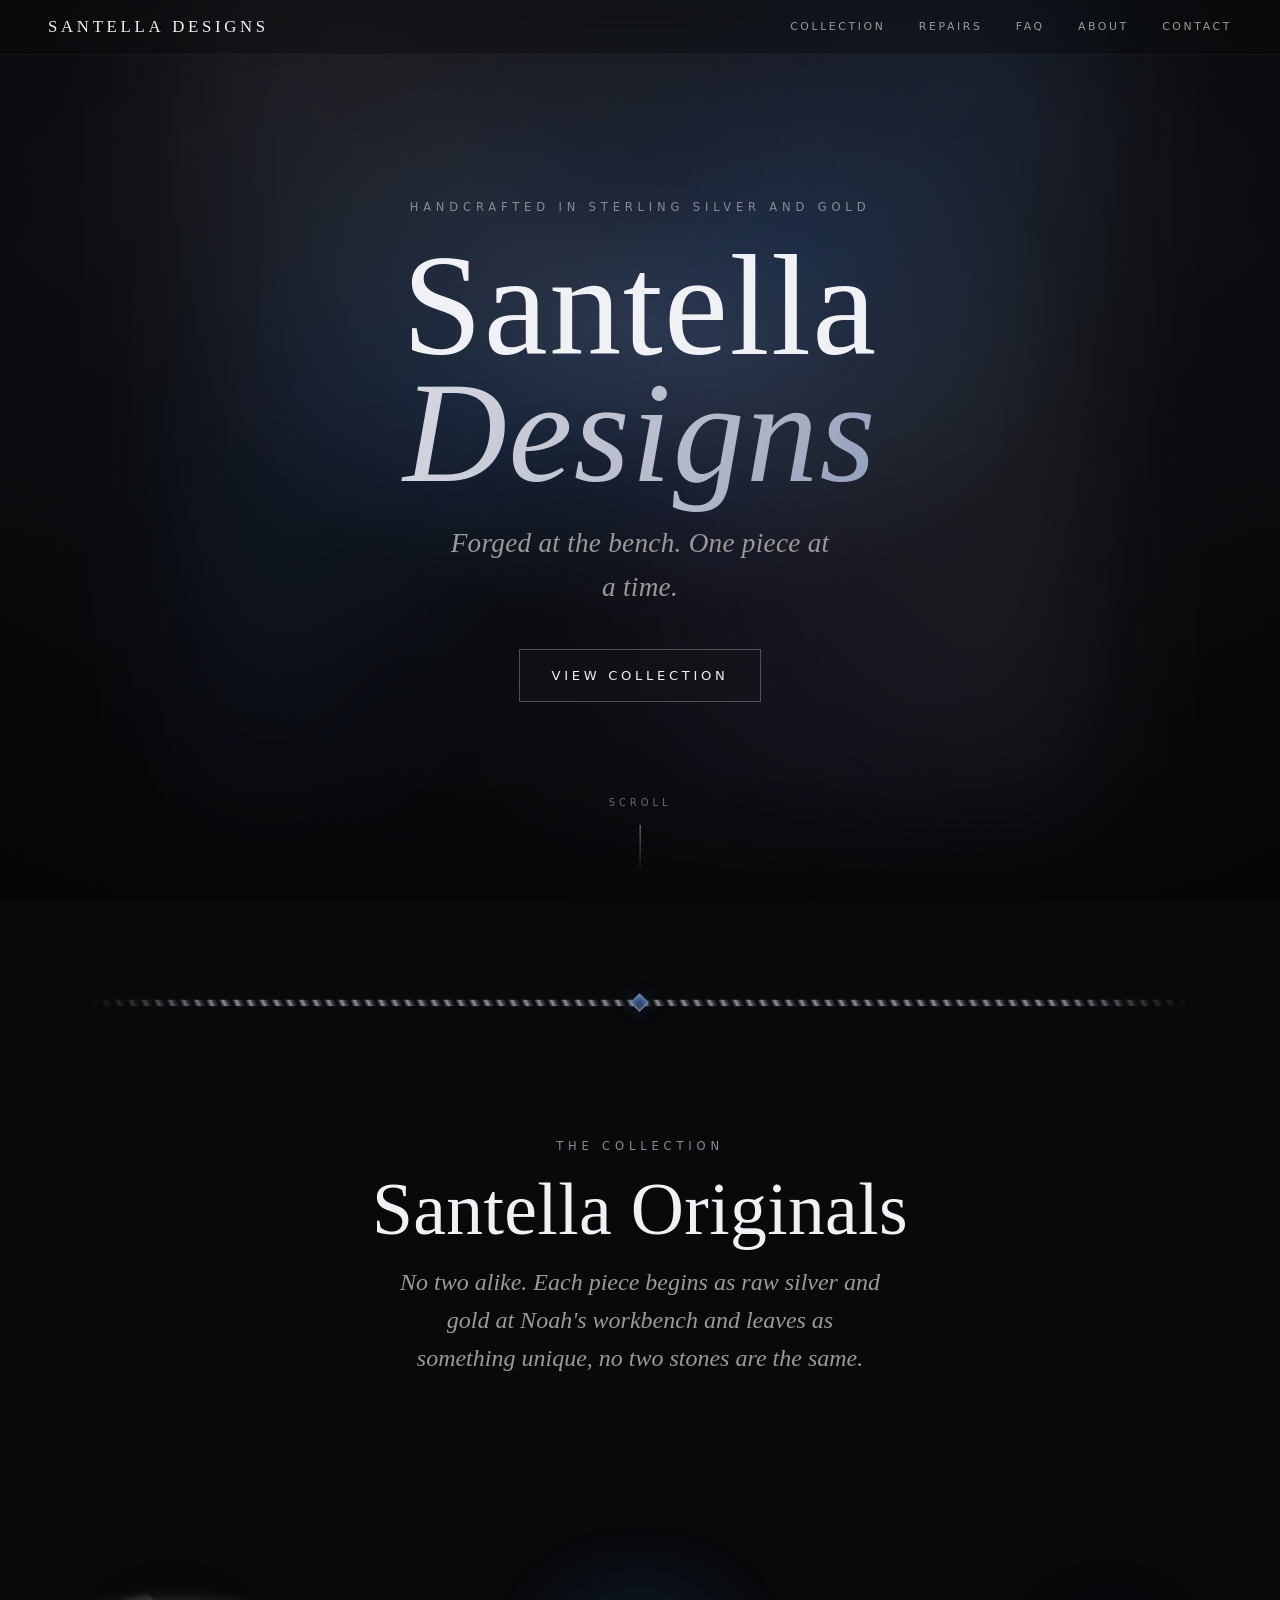
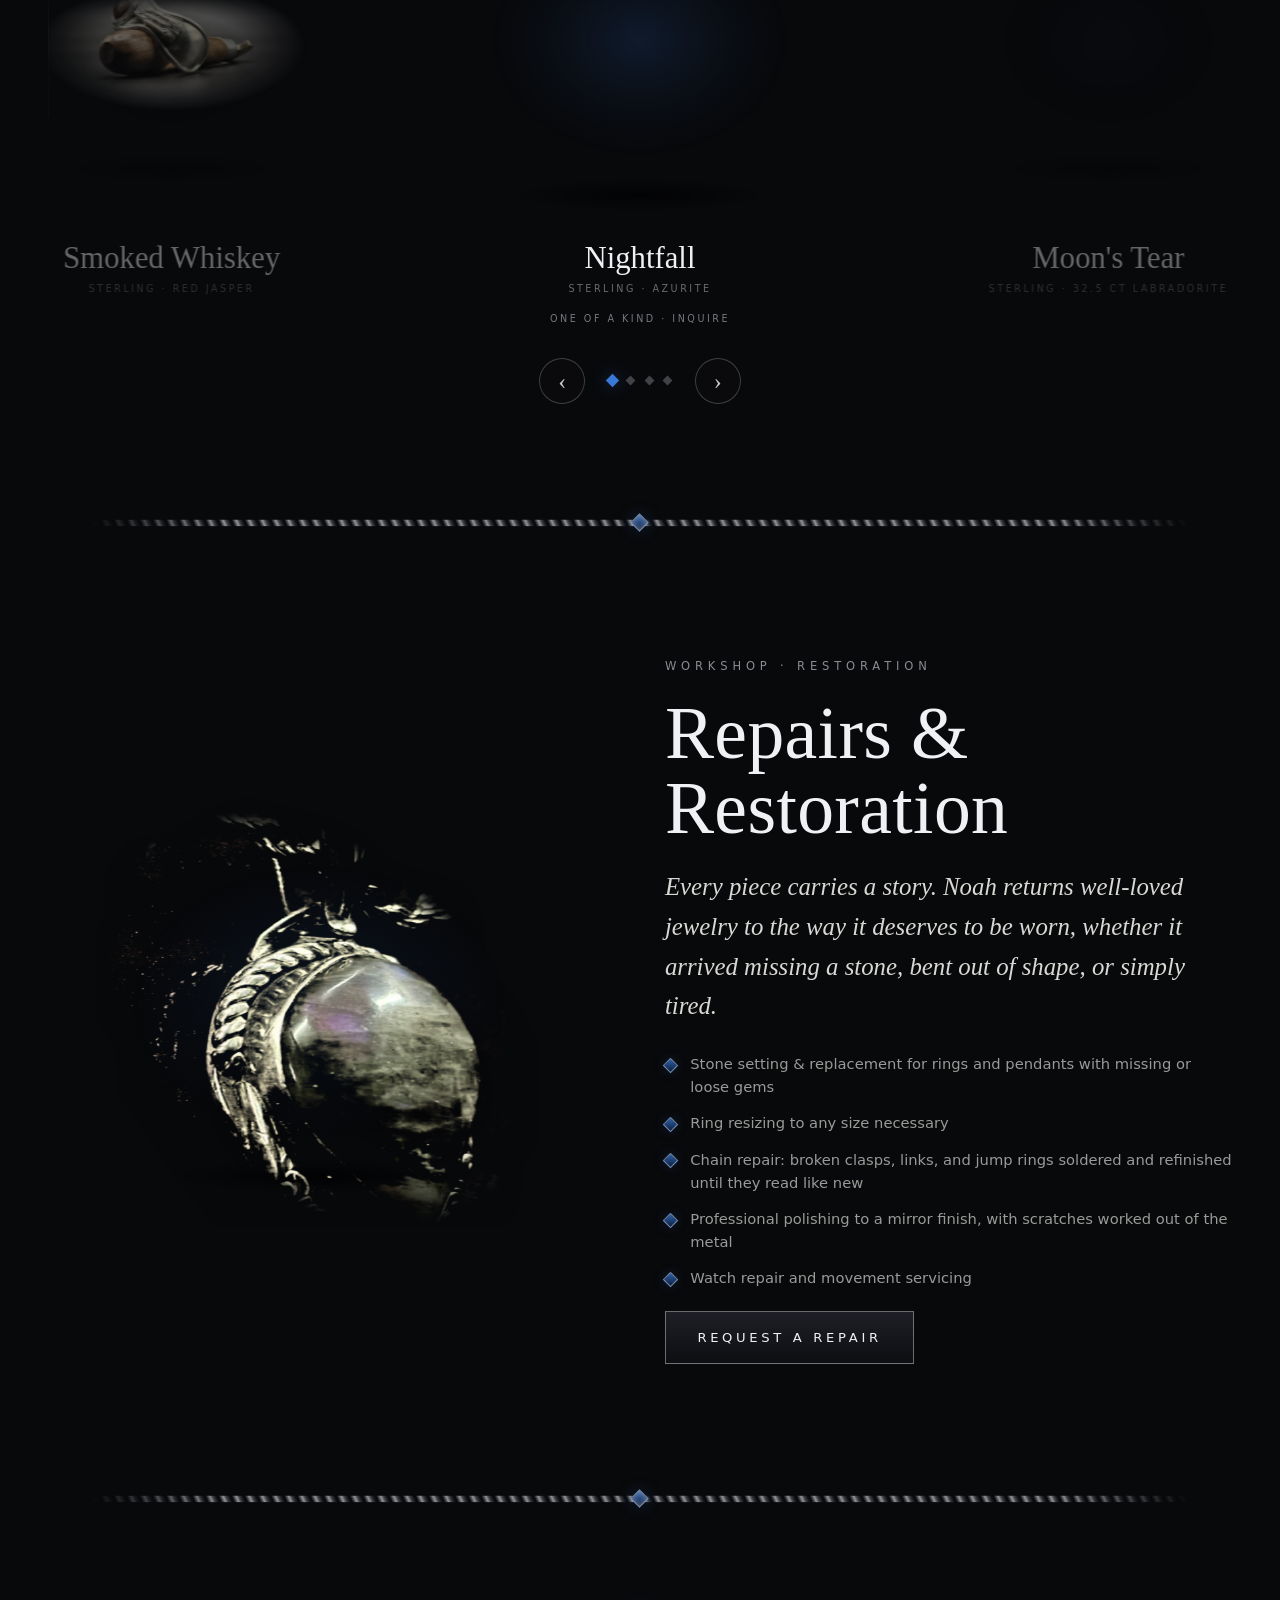
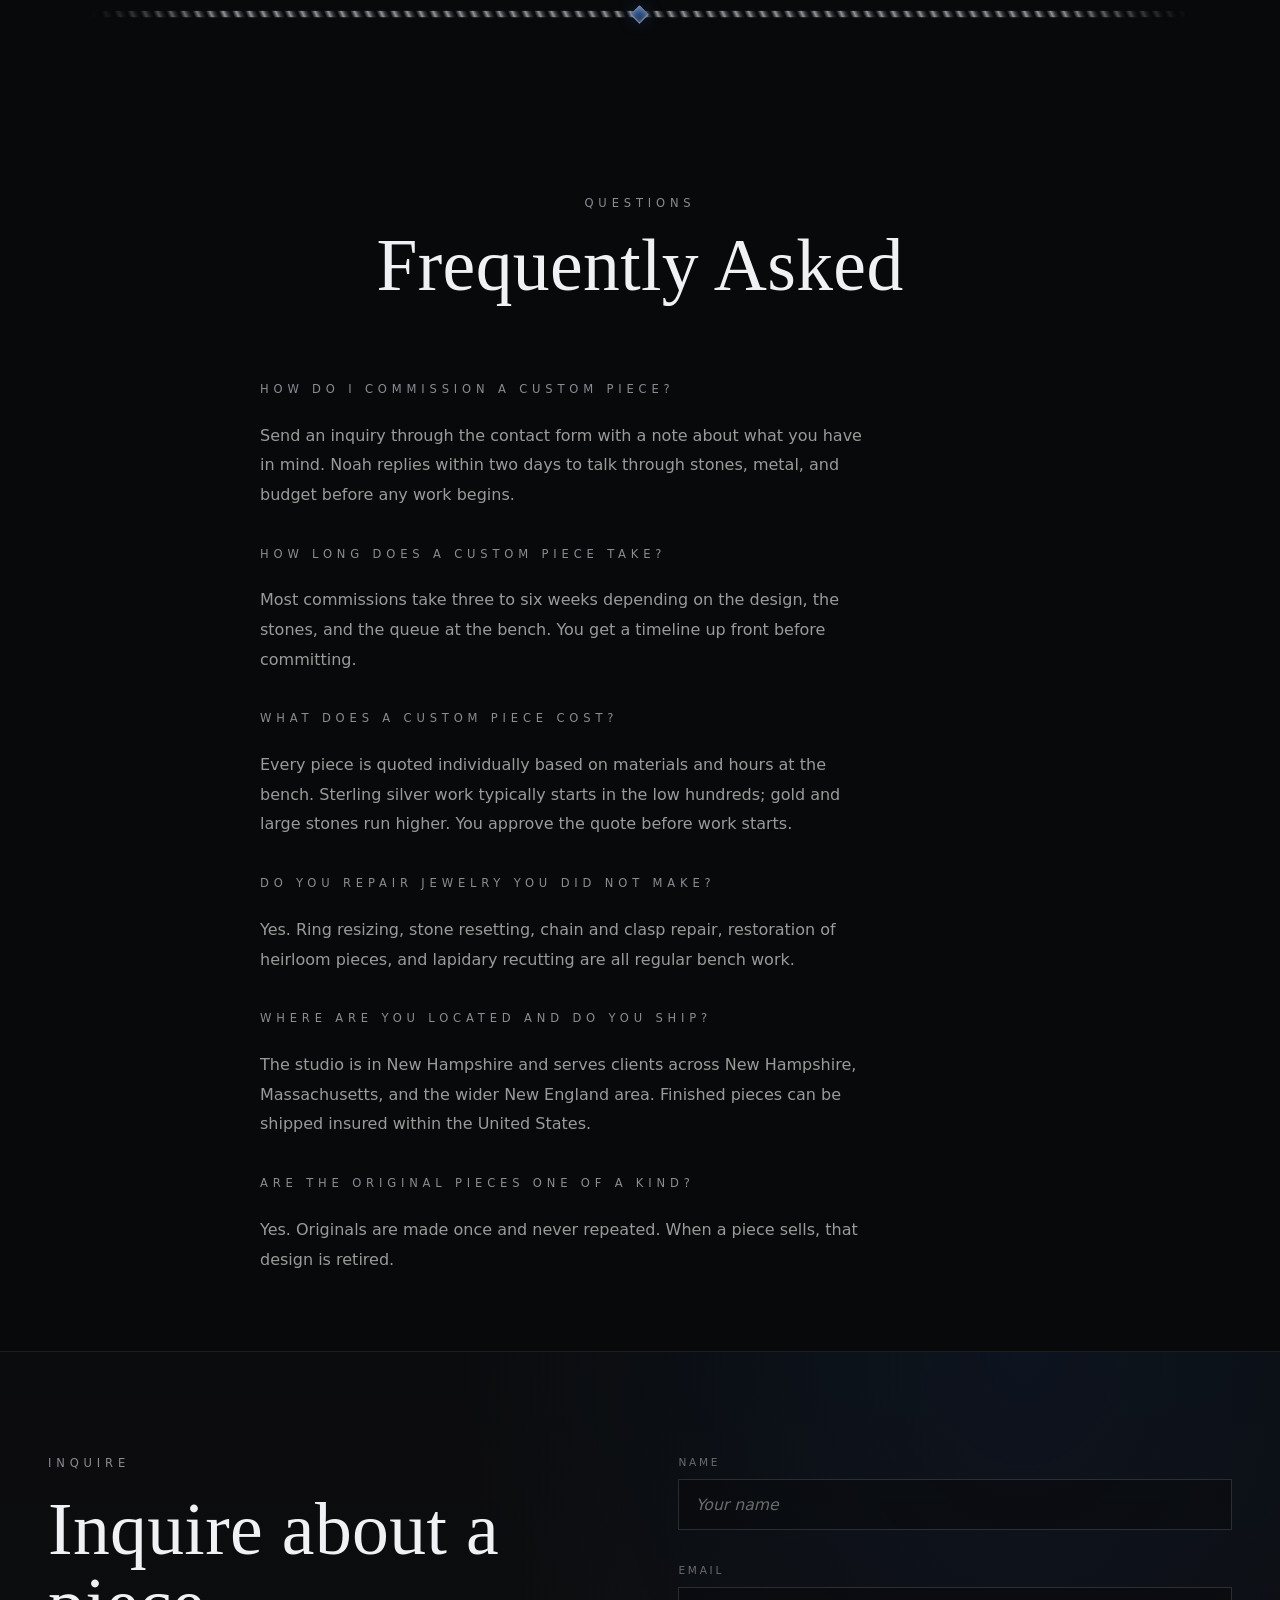
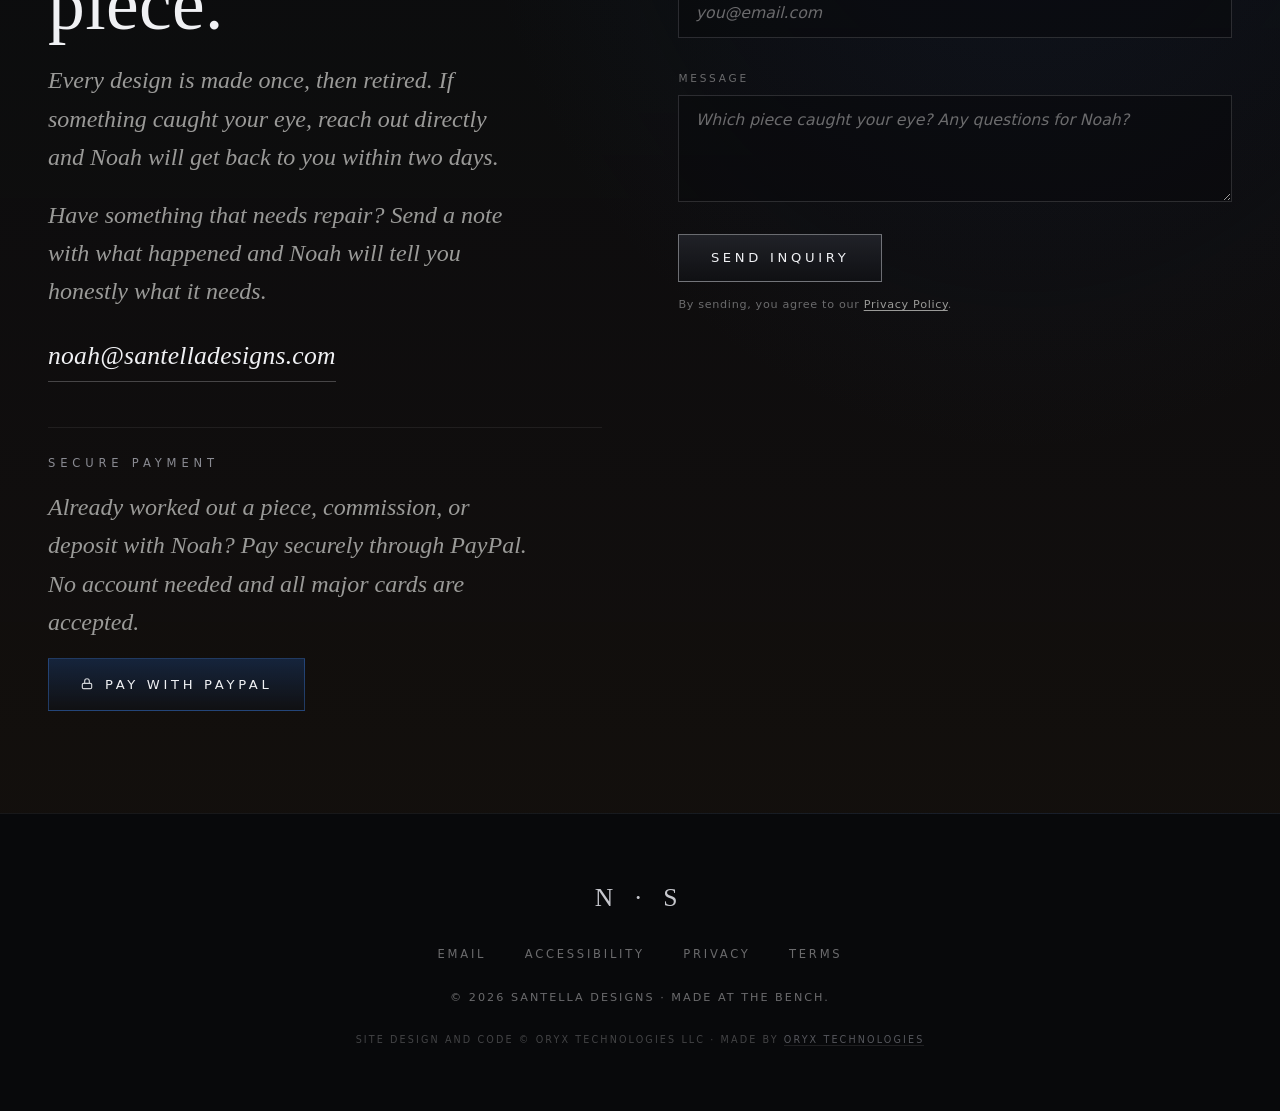
<file: index.html>
<!DOCTYPE html>
<html lang="en">
<head>
<meta charset="UTF-8" />
<meta name="viewport" content="width=device-width, initial-scale=1.0" />
<meta http-equiv="Content-Security-Policy" content="default-src 'self'; script-src 'self' https://umami-production-79fc.up.railway.app; style-src 'self' 'unsafe-inline' https://fonts.googleapis.com; font-src 'self' https://fonts.gstatic.com; img-src 'self' data: blob:; connect-src 'self' https://oryxtechnologiesllc.com https://umami-production-79fc.up.railway.app; form-action 'self' mailto:; base-uri 'self'; object-src 'none'; upgrade-insecure-requests" />
<meta name="referrer" content="strict-origin-when-cross-origin" />
<title>Santella Designs - Handcrafted Jewelry by Noah Santella</title>
<meta name="description" content="Original sterling and gold jewelry made one at a time at Noah Santella's bench. Hand-cut stones, bench-made settings, and expert repair and restoration." />
<script type="application/ld+json">{"@context":"https://schema.org","@type":"JewelryStore","@id":"https://santelladesigns.com/#studio","name":"Santella Designs","url":"https://santelladesigns.com/","email":"noah@santelladesigns.com","description":"One-person jewelry studio of silversmith and goldsmith Noah Santella. Original sterling and gold pieces made once and never repeated, plus repair, restoration, and lapidary recutting.","founder":{"@type":"Person","@id":"https://santelladesigns.com/about.html#noah","name":"Noah Santella","jobTitle":"Silversmith & Goldsmith","url":"https://santelladesigns.com/about.html"},"image":"https://santelladesigns.com/og-cover.jpg","priceRange":"$$$","areaServed":[{"@type":"State","name":"New Hampshire"},{"@type":"State","name":"Massachusetts"}],"knowsAbout":["silversmithing","goldsmithing","stone setting","lapidary","jewelry restoration","watch repair"]}</script>
<script type="application/ld+json">{"@context":"https://schema.org","@type":"ItemList","name":"Santella Originals","itemListElement":[{"@type":"ListItem","position":1,"item":{"@type":"Product","name":"Nightfall","description":"Azurite cabochon framed in twisted sterling rope, crowned with twin hand-chased feathers.","image":"https://santelladesigns.com/uploads/IMG_3253.webp","material":"Sterling silver, azurite","brand":{"@type":"Brand","name":"Santella Designs"}}},{"@type":"ListItem","position":2,"item":{"@type":"Product","name":"Moon's Tear","description":"A teardrop of labradorite that wakes in blue fire, set in an engraved Baroque bezel.","image":"https://santelladesigns.com/images/float/labradorite-baroque.webp","material":"Sterling silver, 32.5 ct labradorite","brand":{"@type":"Brand","name":"Santella Designs"}}},{"@type":"ListItem","position":3,"item":{"@type":"Product","name":"Prairie Fire","description":"Montana polychrome jasper antiqued with a raw sulphur patina, cradled in sterling with chased feathers oxidized to a rainbow finish.","image":"https://santelladesigns.com/images/float/polychrome-1.webp","material":"Sterling silver, polychrome jasper","brand":{"@type":"Brand","name":"Santella Designs"}}},{"@type":"ListItem","position":4,"item":{"@type":"Product","name":"Smoked Whiskey","description":"Deep red jasper set in an engraved sterling cuff with freehand scrollwork.","image":"https://santelladesigns.com/uploads/20260612_230302.webp","material":"Sterling silver, red jasper","brand":{"@type":"Brand","name":"Santella Designs"}}}]}</script>
<meta property="og:type" content="website" />
<meta property="og:site_name" content="Santella Designs" />
<meta property="og:title" content="Santella Designs - Handcrafted Jewelry by Noah Santella" />
<meta property="og:description" content="Original sterling and gold jewelry made one at a time at the bench. Hand-cut stones, bench-made settings, expert restoration." />
<link rel="canonical" href="https://santelladesigns.com/" />
<meta property="og:url" content="https://santelladesigns.com/" />
<meta property="og:image" content="https://santelladesigns.com/og-cover.jpg" />
<meta property="og:image:width" content="1200" />
<meta property="og:image:height" content="630" />
<meta name="twitter:card" content="summary_large_image" />
<meta name="twitter:title" content="Santella Designs - Handcrafted Jewelry by Noah Santella" />
<meta name="twitter:description" content="Original sterling and gold jewelry made one at a time at the bench." />
<meta name="twitter:image" content="https://santelladesigns.com/og-cover.jpg" />
<link rel="preconnect" href="https://fonts.googleapis.com" />
<link rel="preconnect" href="https://fonts.gstatic.com" crossorigin />
<link href="https://fonts.googleapis.com/css2?family=Cormorant+Garamond:ital,wght@0,300;0,400;0,500;0,600;1,400;1,500&family=Jost:wght@300;400;500&display=swap" rel="stylesheet" />
<link rel="stylesheet" href="styles.css" />
<!-- floating PNGs referenced as strings in script.js (lifted for standalone bundling) -->
<script type="application/ld+json">{"@context":"https://schema.org","@type":"FAQPage","mainEntity":[{"@type":"Question","name":"How do I commission a custom piece?","acceptedAnswer":{"@type":"Answer","text":"Send an inquiry through the contact form with a note about what you have in mind. Noah replies within two days to talk through stones, metal, and budget before any work begins."}},{"@type":"Question","name":"How long does a custom piece take?","acceptedAnswer":{"@type":"Answer","text":"Most commissions take three to six weeks depending on the design, the stones, and the queue at the bench. You get a timeline up front before committing."}},{"@type":"Question","name":"What does a custom piece cost?","acceptedAnswer":{"@type":"Answer","text":"Every piece is quoted individually based on materials and hours at the bench. Sterling silver work typically starts in the low hundreds; gold and large stones run higher. You approve the quote before work starts."}},{"@type":"Question","name":"Do you repair jewelry you did not make?","acceptedAnswer":{"@type":"Answer","text":"Yes. Ring resizing, stone resetting, chain and clasp repair, restoration of heirloom pieces, and lapidary recutting are all regular bench work."}},{"@type":"Question","name":"Where are you located and do you ship?","acceptedAnswer":{"@type":"Answer","text":"The studio is in New Hampshire and serves clients across New Hampshire, Massachusetts, and the wider New England area. Finished pieces can be shipped insured within the United States."}},{"@type":"Question","name":"Are the original pieces one of a kind?","acceptedAnswer":{"@type":"Answer","text":"Yes. Originals are made once and never repeated. When a piece sells, that design is retired."}}]}</script>
<meta name="ox-build" content="sd-3b111f004109" />
<script defer src="https://umami-production-79fc.up.railway.app/script.js" data-website-id="d3168382-bda4-4aad-b78e-8728cdde4b42"></script>
</head>
<body>

<div class="site-atmosphere" aria-hidden="true">
  <div class="site-atmosphere__iris"></div>
  <div class="site-atmosphere__glow"></div>
  <div class="site-atmosphere__vignette"></div>
  <div class="site-atmosphere__grain"></div>
</div>

<!-- ================= NAV ================= -->
<nav class="nav" id="nav">
  <a href="#top" class="nav__brand"><b>Santella</b> Designs</a>
  <button class="nav__toggle" type="button" aria-label="Menu" aria-expanded="false" aria-controls="nav-links">
    <span class="nav__toggle-bar"></span>
    <span class="nav__toggle-bar"></span>
    <span class="nav__toggle-bar"></span>
  </button>
  <div class="nav__links" id="nav-links">
    <a href="#collection">Collection</a>
    <a href="#repairs">Repairs</a>
    <a href="#faq">FAQ</a>
    <a href="about.html">About</a>
    <a href="#contact">Contact</a>
  </div>
</nav>

<!-- ================= HERO ================= -->
<header class="hero" id="top">
  <div class="hero__shimmer" aria-hidden="true"></div>
  <div class="hero__iris" aria-hidden="true"></div>
  <div class="hero__vignette" aria-hidden="true"></div>
  <div class="hero__grain" aria-hidden="true"></div>

  <div class="hero__inner">
    <p class="eyebrow reveal" data-screen-label="hero-eyebrow">Handcrafted in Sterling Silver and Gold</p>
    <h1 class="hero__title reveal">
      <span class="hero__name-line">Santella</span>
      <span class="hero__name-line hero__name-line--accent">Designs</span>
    </h1>
    <p class="hero__tagline reveal">Forged at the bench. One piece at a time.</p>
    <a href="#collection" class="btn btn--glow reveal" data-scroll>
      <span>View Collection</span>
    </a>
  </div>

  <div class="hero__scroll reveal" aria-hidden="true">
    <span>Scroll</span>
    <i class="hero__scroll-line"></i>
  </div>
</header>

<!-- rope divider -->
<div class="rope" role="separator" aria-hidden="true"><i class="rope__gem"></i></div>

<!-- ================= SANTELLA ORIGINALS ================= -->
<section class="collection" id="collection" data-screen-label="santella-originals">
  <div class="section-head reveal">
    <p class="eyebrow">The Collection</p>
    <h2 class="section-title">Santella Originals</h2>
    <p class="section-sub">No two alike. Each piece begins as raw silver and gold at Noah's workbench and leaves as something unique, no two stones are the same.</p>
  </div>

  <div class="slider reveal" id="slider">
    <div class="slider__viewport">
      <div class="slider__track no-tween" id="track">
        <!-- slides injected by script.js -->
      </div>
    </div>
    <div class="slider-controls">
      <button class="slider-arrow" data-dir="-1" aria-label="Previous piece">&#8249;</button>
      <div class="slider-dots" aria-hidden="true"></div>
      <button class="slider-arrow" data-dir="1" aria-label="Next piece">&#8250;</button>
    </div>
  </div>
</section>

<!-- rope divider -->
<div class="rope" role="separator" aria-hidden="true"><i class="rope__gem"></i></div>

<!-- ================= REPAIRS & RESTORATION ================= -->
<section class="repairs" id="repairs" data-screen-label="repairs">
  <div class="repairs__media piece-halo reveal">
    <picture class="pic">
      <source type="image/webp" srcset="images/float/labradorite-scroll-sm.webp 640w, images/float/labradorite-scroll.webp 1200w" sizes="(max-width:600px) 82vw, 430px" />
      <img class="repairs__img float-img piece-image piece-image--soft" src="images/float/labradorite-scroll.png" alt="Restored pendant with a labradorite teardrop in a scrolled sterling silver setting" width="720" height="1062" loading="lazy" decoding="async" />
    </picture>
  </div>
  <div class="repairs__body reveal">
    <p class="eyebrow">Workshop · Restoration</p>
    <h2 class="section-title section-title--left">Repairs &amp;<br />Restoration</h2>
    <p class="repairs__lead">Every piece carries a story. Noah returns well-loved jewelry to the way it deserves to be worn, whether it arrived missing a stone, bent out of shape, or simply tired.</p>
    <ul class="repairs__list">
      <li>Stone setting &amp; replacement for rings and pendants with missing or loose gems</li>
      <li>Ring resizing to any size necessary</li>
      <li>Chain repair: broken clasps, links, and jump rings soldered and refinished until they read like new</li>
      <li>Professional polishing to a mirror finish, with scratches worked out of the metal</li>
      <li>Watch repair and movement servicing</li>
    </ul>
    <a href="#contact" class="btn btn--solid"><span>Request a Repair</span></a>
  </div>
</section>

<!-- rope divider -->
<div class="rope" role="separator" aria-hidden="true"><i class="rope__gem"></i></div>

<!-- ================= CONTACT ================= -->

<!-- rope divider -->
<div class="rope" role="separator" aria-hidden="true"><i class="rope__gem"></i></div>

<!-- ================= FAQ ================= -->
<section class="page-section" id="faq" aria-labelledby="faq-title" data-screen-label="faq">
  <div class="section-head reveal">
    <p class="eyebrow">Questions</p>
    <h2 class="section-title" id="faq-title">Frequently Asked</h2>
  </div>
  <div class="bio__text reveal" style="max-width:760px;margin:0 auto">
    <h3 class="eyebrow" style="margin-top:.8rem">How do I commission a custom piece?</h3>
    <p>Send an inquiry through the contact form with a note about what you have in mind. Noah replies within two days to talk through stones, metal, and budget before any work begins.</p>
    <h3 class="eyebrow" style="margin-top:.8rem">How long does a custom piece take?</h3>
    <p>Most commissions take three to six weeks depending on the design, the stones, and the queue at the bench. You get a timeline up front before committing.</p>
    <h3 class="eyebrow" style="margin-top:.8rem">What does a custom piece cost?</h3>
    <p>Every piece is quoted individually based on materials and hours at the bench. Sterling silver work typically starts in the low hundreds; gold and large stones run higher. You approve the quote before work starts.</p>
    <h3 class="eyebrow" style="margin-top:.8rem">Do you repair jewelry you did not make?</h3>
    <p>Yes. Ring resizing, stone resetting, chain and clasp repair, restoration of heirloom pieces, and lapidary recutting are all regular bench work.</p>
    <h3 class="eyebrow" style="margin-top:.8rem">Where are you located and do you ship?</h3>
    <p>The studio is in New Hampshire and serves clients across New Hampshire, Massachusetts, and the wider New England area. Finished pieces can be shipped insured within the United States.</p>
    <h3 class="eyebrow" style="margin-top:.8rem">Are the original pieces one of a kind?</h3>
    <p>Yes. Originals are made once and never repeated. When a piece sells, that design is retired.</p>
  </div>
</section>

<section class="contact" id="contact" data-screen-label="contact">
  <div class="contact__inner">
    <div class="contact__intro reveal">
      <p class="eyebrow">Inquire</p>
      <h2 class="section-title">Inquire about a piece.</h2>
      <p class="section-sub">Every design is made once, then retired. If something caught your eye, reach out directly and Noah will get back to you within two days.</p>
      <p class="section-sub">Have something that needs repair? Send a note with what happened and Noah will tell you honestly what it needs.</p>
      <a class="contact__email" href="mailto:noah@santelladesigns.com">noah@santelladesigns.com</a>

      <!-- Secure payment (PayPal). Stays hidden until PAYPAL_PAYMENT_LINK is set
           in script.js. Uses a plain link to a PayPal-hosted checkout, so it needs
           no backend and no change to the site's Content-Security-Policy.
           Setup steps: docs/paypal-setup.md -->
      <div class="contact__pay reveal" data-paypal-block hidden>
        <p class="eyebrow">Secure Payment</p>
        <p class="section-sub">Already worked out a piece, commission, or deposit with Noah? Pay securely through PayPal. No account needed and all major cards are accepted.</p>
        <a class="btn btn--paypal" data-paypal-link href="#" target="_blank" rel="noopener">
          <svg class="btn__lock" width="14" height="14" viewBox="0 0 24 24" fill="none" stroke="currentColor" stroke-width="2" stroke-linecap="round" stroke-linejoin="round" aria-hidden="true" focusable="false">
            <rect x="4" y="11" width="16" height="9" rx="2"></rect>
            <path d="M8 11V7a4 4 0 0 1 8 0v4"></path>
          </svg>
          <span>Pay with PayPal</span>
        </a>
      </div>
    </div>

    <form class="form reveal" id="inquiry" novalidate>
      <input type="text" name="botcheck" tabindex="-1" autocomplete="off" aria-hidden="true" style="position:absolute;left:-9999px;width:1px;height:1px;opacity:0" />
      <div class="field">
        <label for="f-name">Name</label>
        <input type="text" id="f-name" name="name" autocomplete="name" placeholder="Your name" maxlength="100" />
        <span class="field__err" data-err></span>
      </div>
      <div class="field">
        <label for="f-email">Email</label>
        <input type="email" id="f-email" name="email" autocomplete="email" placeholder="you@email.com" maxlength="150" />
        <span class="field__err" data-err></span>
      </div>
      <div class="field">
        <label for="f-msg">Message</label>
        <textarea id="f-msg" name="message" rows="4" maxlength="2000" placeholder="Which piece caught your eye? Any questions for Noah?"></textarea>
        <span class="field__err" data-err></span>
      </div>
      <button type="submit" class="btn btn--solid"><span>Send Inquiry</span></button>
      <p class="form__consent">By sending, you agree to our <a href="privacy.html">Privacy Policy</a>.</p>
      <p class="form__success" data-success hidden>Thank you. Your inquiry has been sent. Look for a confirmation email, and Noah will follow up within two days.</p>
    </form>
  </div>
</section>

<!-- ================= FOOTER ================= -->
<footer class="foot">
  <div class="foot__mark">N · S</div>
  <nav class="foot__social" aria-label="Social">
    <a href="mailto:noah@santelladesigns.com">Email</a>
    <a href="accessibility.html">Accessibility</a>
    <a href="privacy.html">Privacy</a>
    <a href="terms.html">Terms</a>
  </nav>
  <p class="foot__copy">© 2026 Santella Designs · Made at the bench.</p>
  <p class="foot__maker">Site design and code © Oryx Technologies LLC · Made by <a href="https://oryxtechnologiesllc.com" target="_blank" rel="noopener">Oryx Technologies</a></p>
</footer>

<!-- ================= INQUIRY MODAL ================= -->
<div class="modal" id="modal" role="dialog" aria-modal="true" aria-labelledby="modal-name" hidden>
  <div class="modal__scrim" data-close></div>
  <div class="modal__panel">
    <button class="modal__close" data-close aria-label="Close">&#10005;</button>
    <div class="modal__media piece-halo">
      <img class="modal__img float-img piece-image" id="modal-img" alt="" />
    </div>
    <div class="modal__form-wrap">
      <p class="modal__eyebrow">Inquire · Made Once</p>
      <h3 class="modal__name" id="modal-name">Piece</h3>
      <p class="modal__desc" id="modal-desc">Description</p>
      <form class="form" id="modal-form" novalidate>
        <input type="text" name="botcheck" tabindex="-1" autocomplete="off" aria-hidden="true" style="position:absolute;left:-9999px;width:1px;height:1px;opacity:0" />
        <div class="field">
          <label for="m-name">Name</label>
          <input type="text" id="m-name" name="name" autocomplete="name" placeholder="Your name" maxlength="100" />
          <span class="field__err" data-err></span>
        </div>
        <div class="field">
          <label for="m-email">Email</label>
          <input type="email" id="m-email" name="email" autocomplete="email" placeholder="you@email.com" maxlength="150" />
          <span class="field__err" data-err></span>
        </div>
        <div class="field">
          <label for="m-phone">Phone <span style="opacity:.5">(optional)</span></label>
          <input type="tel" id="m-phone" name="phone" autocomplete="tel" placeholder="+1 …" maxlength="30" />
          <span class="field__err" data-err></span>
        </div>
        <div class="field">
          <label for="m-msg">Message</label>
          <textarea id="m-msg" name="message" rows="3" maxlength="2000" placeholder="Which piece caught your eye? Any questions for Noah?"></textarea>
          <span class="field__err" data-err></span>
        </div>
        <button type="submit" class="btn btn--solid"><span>Send Inquiry to Noah</span></button>
        <p class="form__consent">By sending, you agree to our <a href="privacy.html">Privacy Policy</a>.</p>
        <p class="form__success" data-success hidden>Thank you. Your inquiry has been sent. Look for a confirmation email, and Noah will follow up within two days.</p>
      </form>
    </div>
  </div>
</div>

<script src="saas-config.js"></script>
<script src="script.js"></script>
<!-- ox-build:sd-3b111f004109 -->
</body>
</html>
</file>
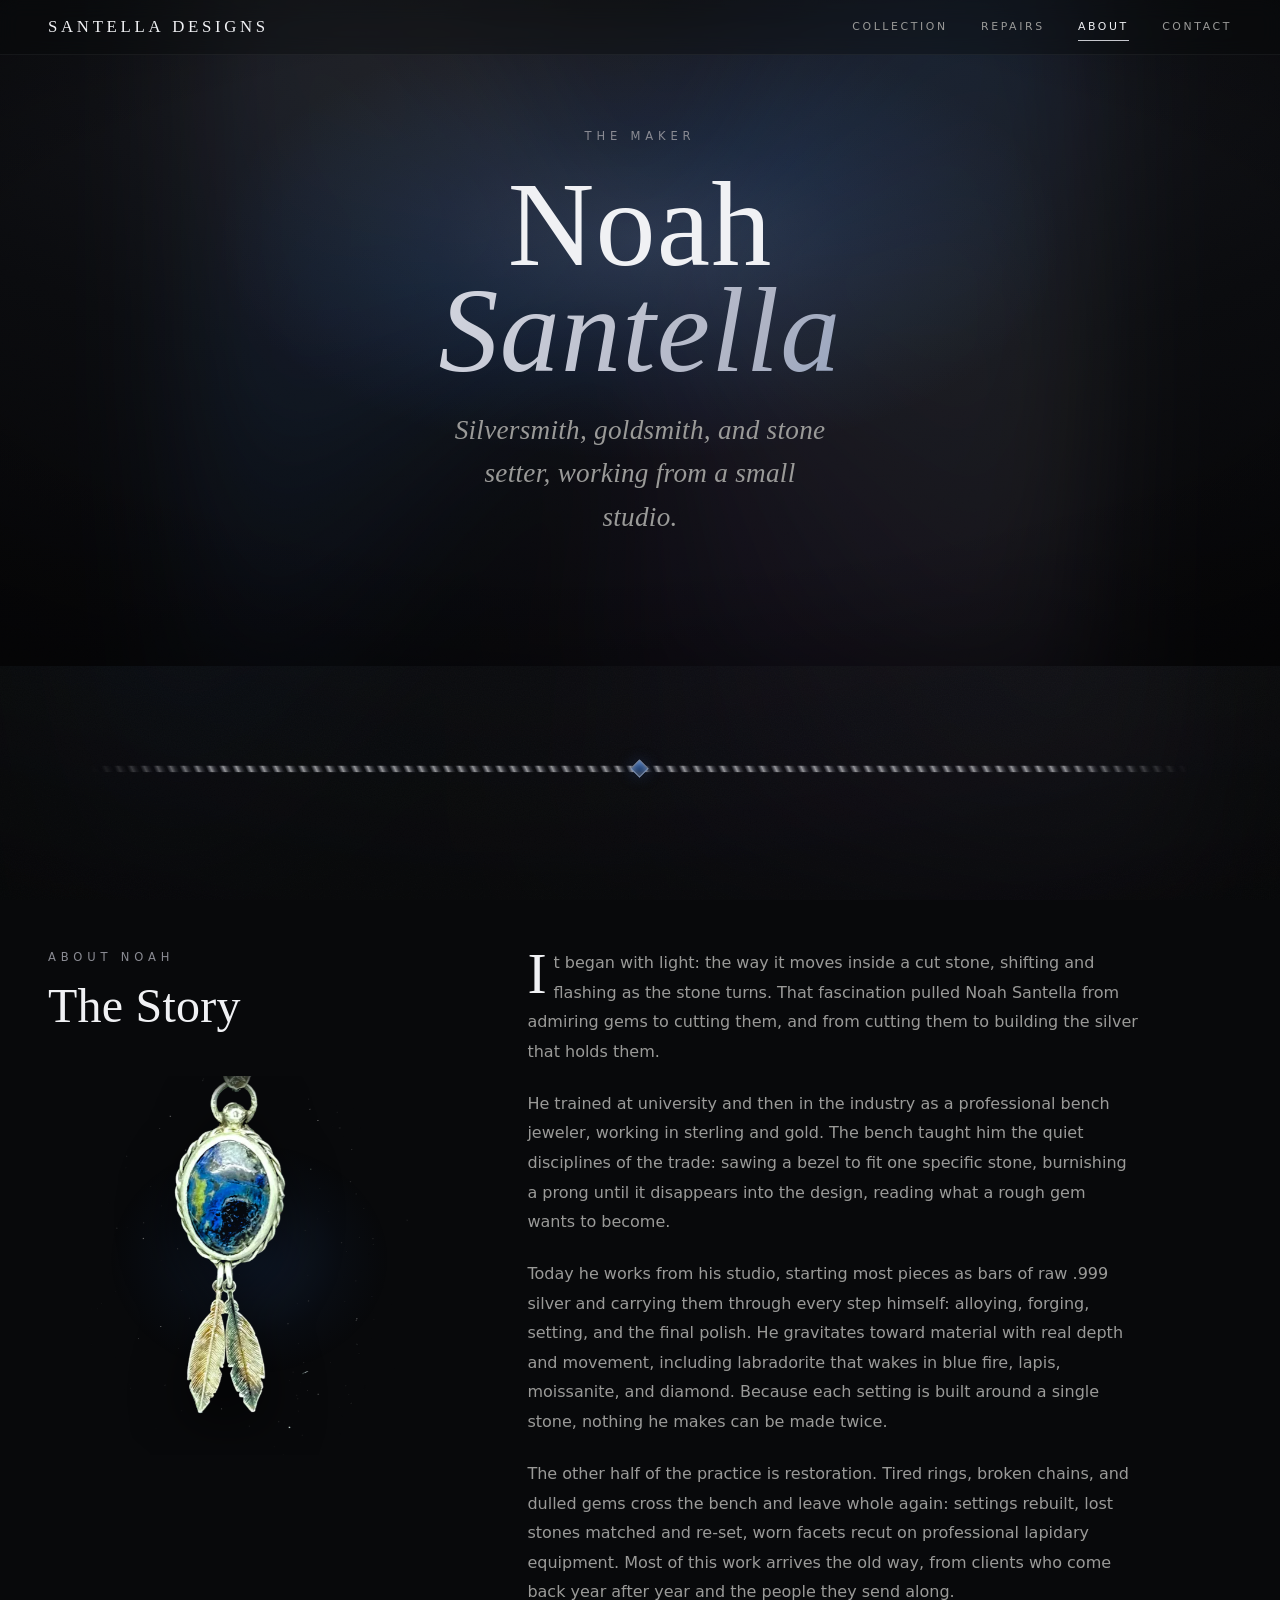
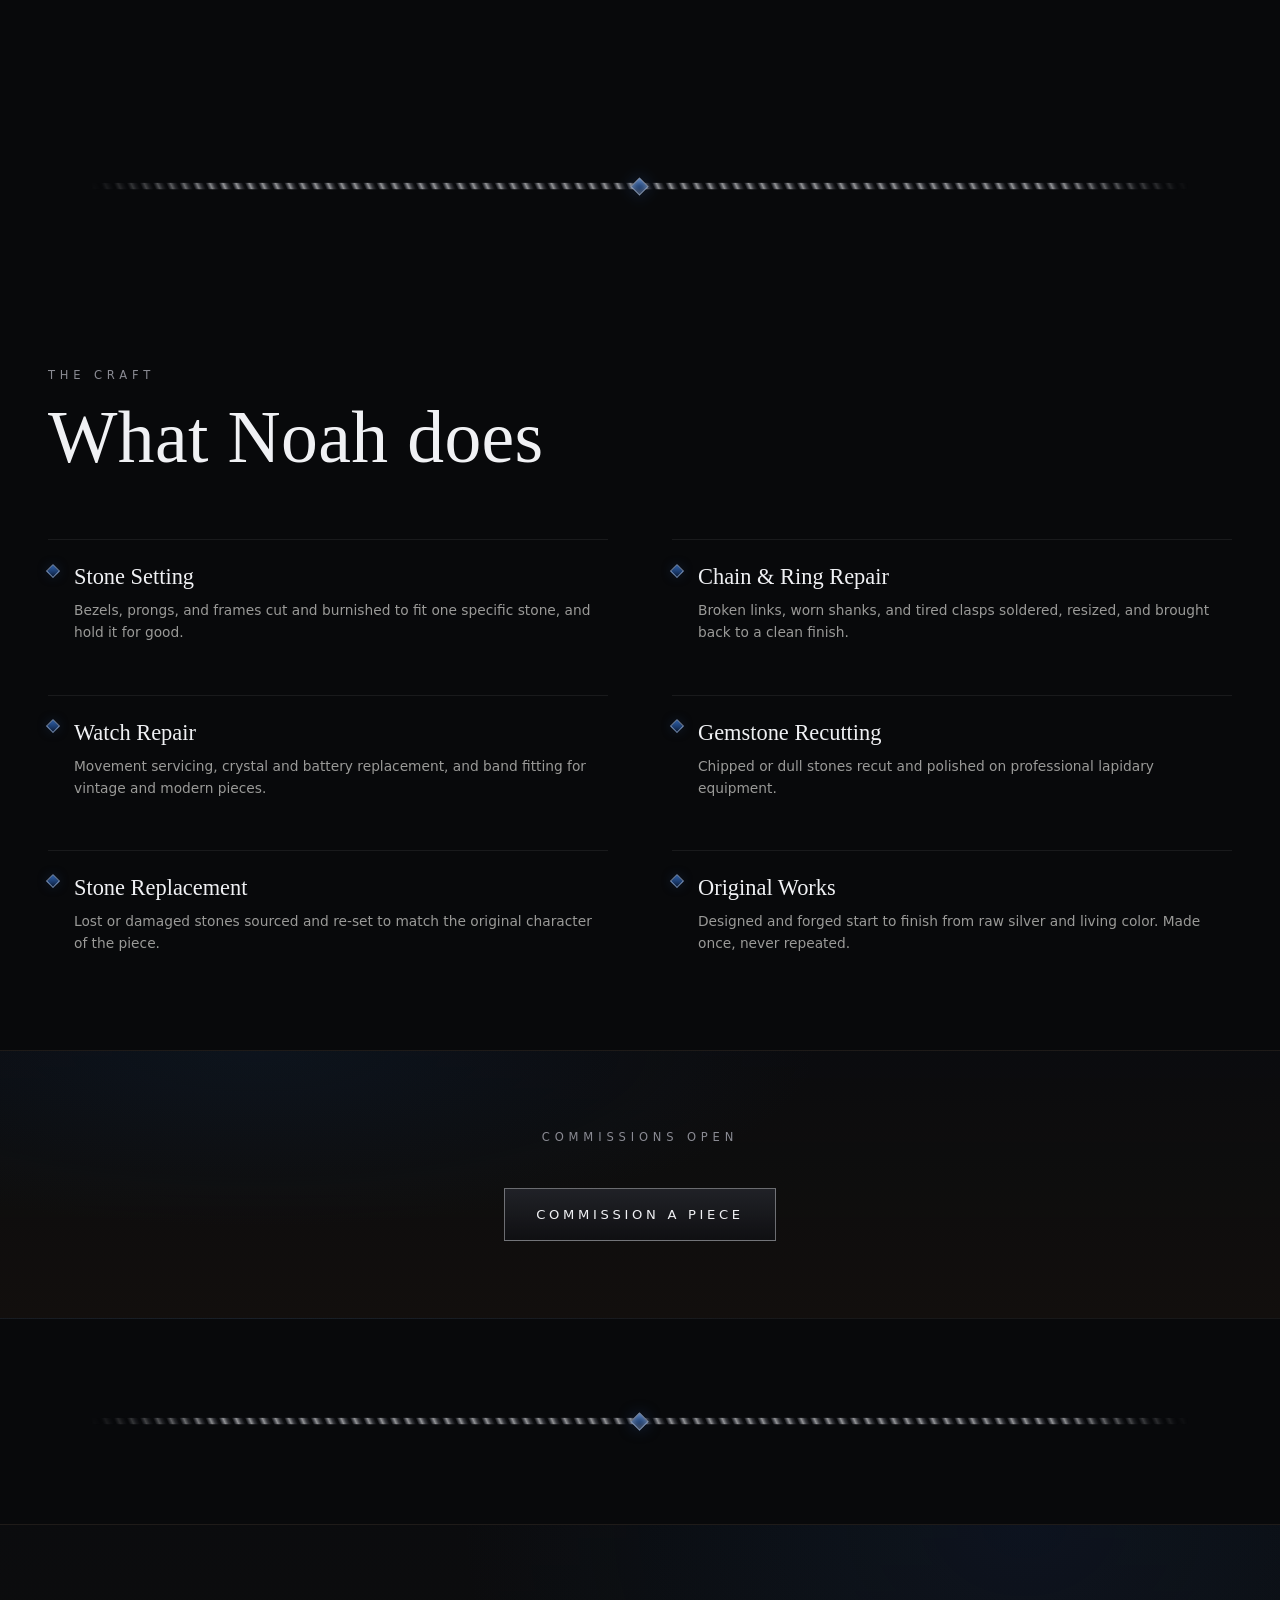
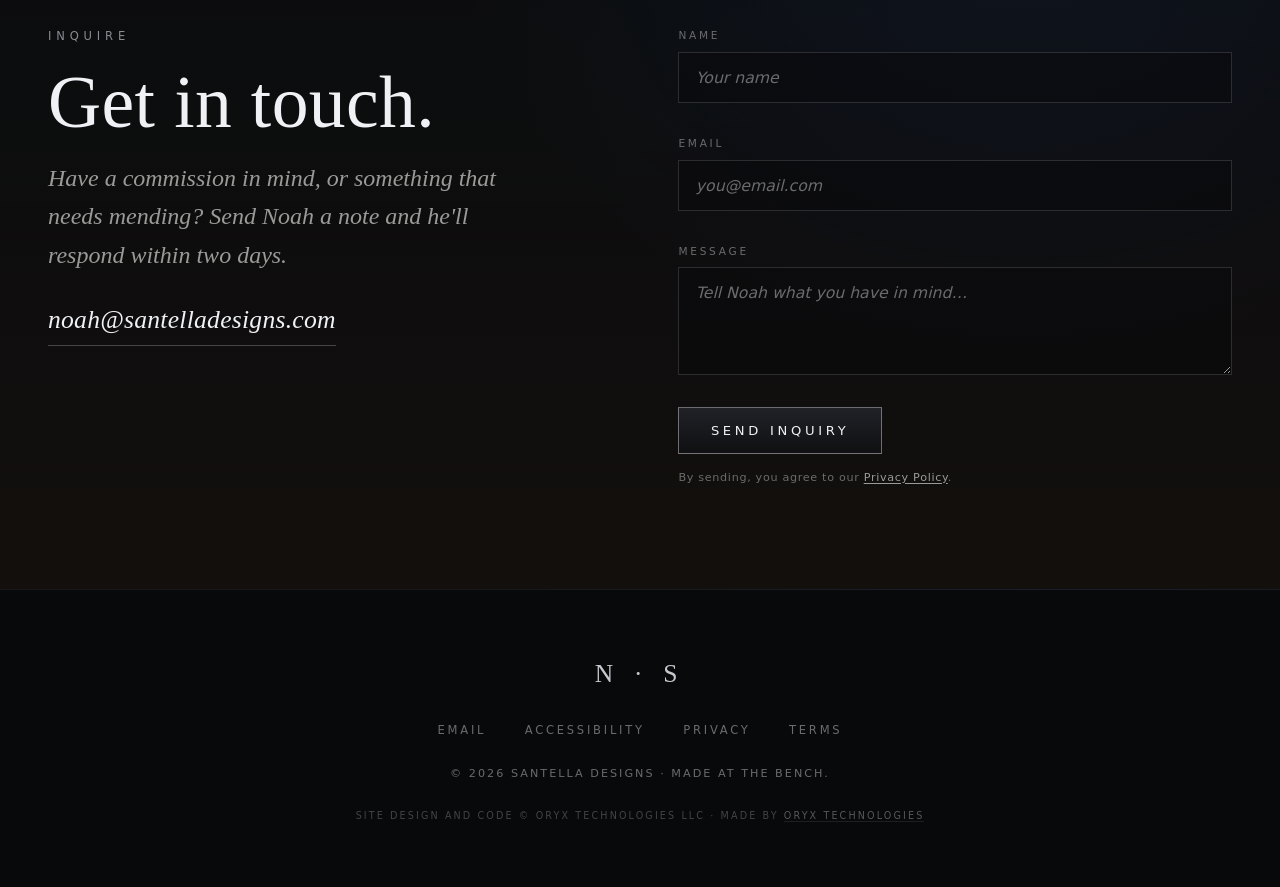
<file: about.html>
<!DOCTYPE html>
<html lang="en">
<head>
<meta charset="UTF-8" />
<meta name="viewport" content="width=device-width, initial-scale=1.0" />
<meta http-equiv="Content-Security-Policy" content="default-src 'self'; script-src 'self' https://umami-production-79fc.up.railway.app; style-src 'self' 'unsafe-inline' https://fonts.googleapis.com; font-src 'self' https://fonts.gstatic.com; img-src 'self' data: blob:; connect-src 'self' https://oryxtechnologiesllc.com https://umami-production-79fc.up.railway.app; form-action 'self' mailto:; base-uri 'self'; object-src 'none'; upgrade-insecure-requests" />
<meta name="referrer" content="strict-origin-when-cross-origin" />
<title>About Noah Santella - Silversmith &amp; Goldsmith | Santella Designs</title>
<meta name="description" content="Noah Santella is a silversmith and goldsmith who builds jewelry from bars of raw .999 silver and restores heirloom pieces, from stone setting to lapidary recutting." />
<script type="application/ld+json">{"@context":"https://schema.org","@type":"Person","@id":"https://santelladesigns.com/about.html#noah","name":"Noah Santella","jobTitle":"Silversmith & Goldsmith","description":"Silversmith and goldsmith. Trained at university and as a professional bench jeweler; makes original sterling and gold jewelry one piece at a time and restores heirloom pieces.","url":"https://santelladesigns.com/about.html","email":"noah@santelladesigns.com","worksFor":{"@type":"JewelryStore","@id":"https://santelladesigns.com/#studio","name":"Santella Designs","url":"https://santelladesigns.com/"},"knowsAbout":["silversmithing","goldsmithing","bezel setting","lapidary recutting","jewelry restoration","watch repair"]}</script>
<script type="application/ld+json">{"@context":"https://schema.org","@type":"BreadcrumbList","itemListElement":[{"@type":"ListItem","position":1,"name":"Home","item":"https://santelladesigns.com/"},{"@type":"ListItem","position":2,"name":"About","item":"https://santelladesigns.com/about.html"}]}</script>
<meta property="og:type" content="profile" />
<meta property="og:site_name" content="Santella Designs" />
<meta property="og:title" content="About Noah Santella - Silversmith &amp; Goldsmith" />
<meta property="og:description" content="The maker behind Santella Designs: bench-trained, building jewelry from raw silver and restoring well-loved pieces." />
<link rel="canonical" href="https://santelladesigns.com/about.html" />
<meta property="og:url" content="https://santelladesigns.com/about.html" />
<meta property="og:image" content="https://santelladesigns.com/og-cover.jpg" />
<meta property="og:image:width" content="1200" />
<meta property="og:image:height" content="630" />
<meta name="twitter:card" content="summary_large_image" />
<meta name="twitter:title" content="About Noah Santella - Silversmith &amp; Goldsmith" />
<meta name="twitter:description" content="The maker behind Santella Designs: bench-trained." />
<meta name="twitter:image" content="https://santelladesigns.com/og-cover.jpg" />
<link rel="preconnect" href="https://fonts.googleapis.com" />
<link rel="preconnect" href="https://fonts.gstatic.com" crossorigin />
<link href="https://fonts.googleapis.com/css2?family=Cormorant+Garamond:ital,wght@0,300;0,400;0,500;0,600;1,400;1,500&family=Jost:wght@300;400;500&display=swap" rel="stylesheet" />
<link rel="stylesheet" href="styles.css" />
<meta name="ox-build" content="sd-3b111f004109" />
<script defer src="https://umami-production-79fc.up.railway.app/script.js" data-website-id="d3168382-bda4-4aad-b78e-8728cdde4b42"></script>
</head>
<body>

<div class="site-atmosphere" aria-hidden="true">
  <div class="site-atmosphere__iris"></div>
  <div class="site-atmosphere__glow"></div>
  <div class="site-atmosphere__vignette"></div>
  <div class="site-atmosphere__grain"></div>
</div>

<!-- ================= NAV ================= -->
<nav class="nav" id="nav">
  <a href="index.html#top" class="nav__brand"><b>Santella</b> Designs</a>
  <button class="nav__toggle" type="button" aria-label="Menu" aria-expanded="false" aria-controls="nav-links">
    <span class="nav__toggle-bar"></span>
    <span class="nav__toggle-bar"></span>
    <span class="nav__toggle-bar"></span>
  </button>
  <div class="nav__links" id="nav-links">
    <a href="index.html#collection">Collection</a>
    <a href="index.html#repairs">Repairs</a>
    <a href="about.html" class="active">About</a>
    <a href="#contact">Contact</a>
  </div>
</nav>

<!-- ================= PAGE HERO ================= -->
<header class="hero hero--page" id="top">
  <div class="hero__shimmer" aria-hidden="true"></div>
  <div class="hero__iris" aria-hidden="true"></div>
  <div class="hero__vignette" aria-hidden="true"></div>
  <div class="hero__grain" aria-hidden="true"></div>
  <div class="hero__inner">
    <p class="eyebrow reveal">The Maker</p>
    <h1 class="hero__title reveal">
      <span class="hero__name-line">Noah</span>
      <span class="hero__name-line hero__name-line--accent">Santella</span>
    </h1>
    <p class="hero__tagline reveal">Silversmith, goldsmith, and stone setter, working from a small studio.</p>
  </div>
</header>

<!-- rope divider -->
<div class="rope" role="separator" aria-hidden="true"><i class="rope__gem"></i></div>

<!-- ================= BIO ================= -->
<section class="page-section page-section--split" id="bio">
  <div class="page-section__aside reveal">
    <p class="eyebrow">About Noah</p>
    <h2 class="section-title section-title--left" style="font-size:clamp(2rem,4vw,3rem)">The Story</h2>
    <figure class="about-media piece-halo">
      <picture class="pic">
        <source type="image/webp" srcset="images/float/azurite-feathers-sm.webp 640w, images/float/azurite-feathers.webp 760w" sizes="(max-width:880px) 86vw, 320px" />
        <img class="piece-image piece-image--soft float-img" src="images/float/azurite-feathers.png" alt="Silver pendant with an azurite stone and chased feather details, made in Noah Santella's studio" width="760" height="900" loading="lazy" decoding="async" />
      </picture>
    </figure>
  </div>
  <div class="bio__text reveal">
    <p>It began with light: the way it moves inside a cut stone, shifting and flashing as the stone turns. That fascination pulled Noah Santella from admiring gems to cutting them, and from cutting them to building the silver that holds them.</p>
    <p>He trained at university and then in the industry as a professional bench jeweler, working in sterling and gold. The bench taught him the quiet disciplines of the trade: sawing a bezel to fit one specific stone, burnishing a prong until it disappears into the design, reading what a rough gem wants to become.</p>
    <p>Today he works from his studio, starting most pieces as bars of raw .999 silver and carrying them through every step himself: alloying, forging, setting, and the final polish. He gravitates toward material with real depth and movement, including labradorite that wakes in blue fire, lapis, moissanite, and diamond. Because each setting is built around a single stone, nothing he makes can be made twice.</p>
    <p>The other half of the practice is restoration. Tired rings, broken chains, and dulled gems cross the bench and leave whole again: settings rebuilt, lost stones matched and re-set, worn facets recut on professional lapidary equipment. Most of this work arrives the old way, from clients who come back year after year and the people they send along.</p>
  </div>
</section>

<!-- rope divider -->
<div class="rope" role="separator" aria-hidden="true"><i class="rope__gem"></i></div>

<!-- ================= THE CRAFT ================= -->
<section class="page-section" id="craft">
  <div class="section-head reveal" style="align-items:flex-start;text-align:left">
    <p class="eyebrow">The Craft</p>
    <h2 class="section-title section-title--left">What Noah does</h2>
  </div>
  <div class="craft__grid reveal">
    <div class="craft__item">
      <span class="craft__item-mark" aria-hidden="true"></span>
      <div><h4>Stone Setting</h4><p>Bezels, prongs, and frames cut and burnished to fit one specific stone, and hold it for good.</p></div>
    </div>
    <div class="craft__item">
      <span class="craft__item-mark" aria-hidden="true"></span>
      <div><h4>Chain &amp; Ring Repair</h4><p>Broken links, worn shanks, and tired clasps soldered, resized, and brought back to a clean finish.</p></div>
    </div>
    <div class="craft__item">
      <span class="craft__item-mark" aria-hidden="true"></span>
      <div><h4>Watch Repair</h4><p>Movement servicing, crystal and battery replacement, and band fitting for vintage and modern pieces.</p></div>
    </div>
    <div class="craft__item">
      <span class="craft__item-mark" aria-hidden="true"></span>
      <div><h4>Gemstone Recutting</h4><p>Chipped or dull stones recut and polished on professional lapidary equipment.</p></div>
    </div>
    <div class="craft__item">
      <span class="craft__item-mark" aria-hidden="true"></span>
      <div><h4>Stone Replacement</h4><p>Lost or damaged stones sourced and re-set to match the original character of the piece.</p></div>
    </div>
    <div class="craft__item">
      <span class="craft__item-mark" aria-hidden="true"></span>
      <div><h4>Original Works</h4><p>Designed and forged start to finish from raw silver and living color. Made once, never repeated.</p></div>
    </div>
  </div>
</section>

<!-- ================= LOYAL CLIENTELE ================= -->
<section class="page-section clientele" id="clientele">
  <div class="reveal">
    <p class="eyebrow" style="text-align:center;margin-bottom:2rem">Commissions Open</p>
    <div style="display:flex;justify-content:center;margin-top:2.6rem">
      <a href="#contact" class="btn btn--solid"><span>Commission a Piece</span></a>
    </div>
  </div>
</section>

<!-- rope divider -->
<div class="rope" role="separator" aria-hidden="true"><i class="rope__gem"></i></div>

<!-- ================= CONTACT ================= -->
<section class="contact" id="contact">
  <div class="contact__inner">
    <div class="contact__intro reveal">
      <p class="eyebrow">Inquire</p>
      <h2 class="section-title">Get in touch.</h2>
      <p class="section-sub">Have a commission in mind, or something that needs mending? Send Noah a note and he'll respond within two days.</p>
      <a class="contact__email" href="mailto:noah@santelladesigns.com">noah@santelladesigns.com</a>
    </div>
    <form class="form reveal" id="inquiry" novalidate>
      <input type="text" name="botcheck" tabindex="-1" autocomplete="off" aria-hidden="true" style="position:absolute;left:-9999px;width:1px;height:1px;opacity:0" />
      <div class="field">
        <label for="f-name">Name</label>
        <input type="text" id="f-name" name="name" autocomplete="name" placeholder="Your name" />
        <span class="field__err" data-err></span>
      </div>
      <div class="field">
        <label for="f-email">Email</label>
        <input type="email" id="f-email" name="email" autocomplete="email" placeholder="you@email.com" />
        <span class="field__err" data-err></span>
      </div>
      <div class="field">
        <label for="f-msg">Message</label>
        <textarea id="f-msg" name="message" rows="4" placeholder="Tell Noah what you have in mind…"></textarea>
        <span class="field__err" data-err></span>
      </div>
      <button type="submit" class="btn btn--solid"><span>Send Inquiry</span></button>
      <p class="form__consent">By sending, you agree to our <a href="privacy.html">Privacy Policy</a>.</p>
      <p class="form__success" data-success hidden>Thank you. Your inquiry has been sent. Look for a confirmation email, and Noah will follow up within two days.</p>
    </form>
  </div>
</section>

<!-- ================= FOOTER ================= -->
<footer class="foot">
  <div class="foot__mark">N · S</div>
  <nav class="foot__social" aria-label="Social">
    <a href="mailto:noah@santelladesigns.com">Email</a>
    <a href="accessibility.html">Accessibility</a>
    <a href="privacy.html">Privacy</a>
    <a href="terms.html">Terms</a>
  </nav>
  <p class="foot__copy">© 2026 Santella Designs · Made at the bench.</p>
  <p class="foot__maker">Site design and code © Oryx Technologies LLC · Made by <a href="https://oryxtechnologiesllc.com" target="_blank" rel="noopener">Oryx Technologies</a></p>
</footer>

<script src="saas-config.js"></script>
<script src="script.js"></script>
<!-- ox-build:sd-3b111f004109 -->
</body>
</html>
</file>
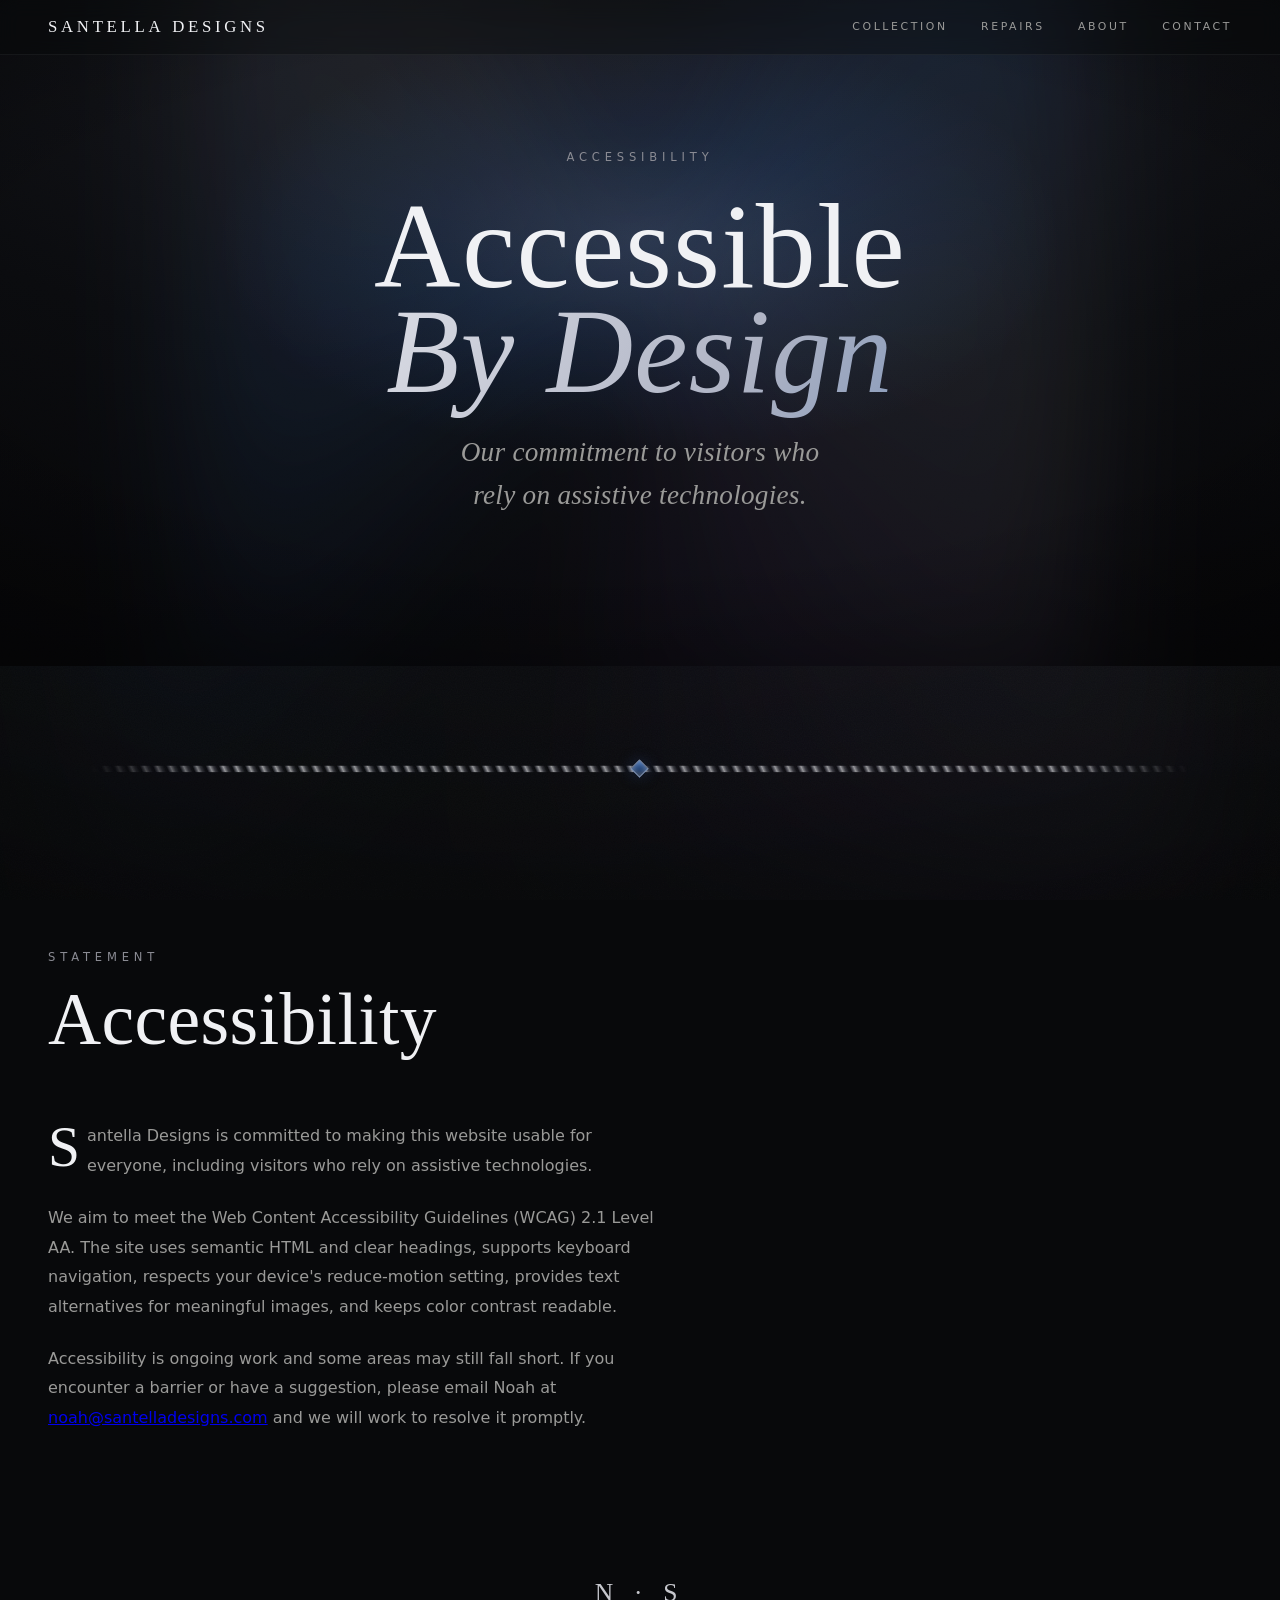
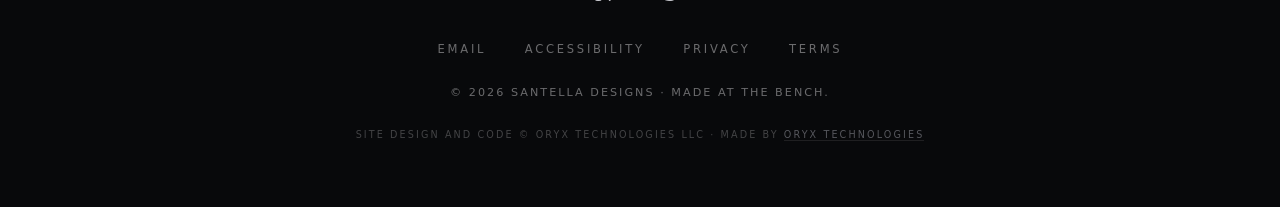
<file: accessibility.html>
<!DOCTYPE html>
<html lang="en">
<head>
<meta charset="UTF-8" />
<meta name="viewport" content="width=device-width, initial-scale=1.0" />
<meta http-equiv="Content-Security-Policy" content="default-src 'self'; script-src 'self' https://umami-production-79fc.up.railway.app; style-src 'self' 'unsafe-inline' https://fonts.googleapis.com; font-src 'self' https://fonts.gstatic.com; img-src 'self' data: blob:; connect-src 'self' https://oryxtechnologiesllc.com https://umami-production-79fc.up.railway.app; form-action 'self' mailto:; base-uri 'self'; object-src 'none'; upgrade-insecure-requests" />
<meta name="referrer" content="strict-origin-when-cross-origin" />
<title>Accessibility | Santella Designs</title>
<meta name="description" content="Santella Designs is committed to making this website usable for everyone, including visitors who rely on assistive technologies. Read our accessibility statement." />
<meta name="robots" content="index,follow" />
<script type="application/ld+json">{"@context":"https://schema.org","@type":"BreadcrumbList","itemListElement":[{"@type":"ListItem","position":1,"name":"Home","item":"https://santelladesigns.com/"},{"@type":"ListItem","position":2,"name":"Accessibility","item":"https://santelladesigns.com/accessibility.html"}]}</script>
<meta property="og:type" content="website" />
<meta property="og:site_name" content="Santella Designs" />
<meta property="og:title" content="Accessibility | Santella Designs" />
<meta property="og:description" content="Our commitment to making this website usable for everyone, including visitors who rely on assistive technologies." />
<link rel="canonical" href="https://santelladesigns.com/accessibility.html" />
<meta property="og:url" content="https://santelladesigns.com/accessibility.html" />
<meta property="og:image" content="https://santelladesigns.com/og-cover.jpg" />
<meta property="og:image:width" content="1200" />
<meta property="og:image:height" content="630" />
<meta name="twitter:card" content="summary_large_image" />
<meta name="twitter:title" content="Accessibility | Santella Designs" />
<meta name="twitter:description" content="Our commitment to making this website usable for everyone." />
<meta name="twitter:image" content="https://santelladesigns.com/og-cover.jpg" />
<link rel="preconnect" href="https://fonts.googleapis.com" />
<link rel="preconnect" href="https://fonts.gstatic.com" crossorigin />
<link href="https://fonts.googleapis.com/css2?family=Cormorant+Garamond:ital,wght@0,300;0,400;0,500;0,600;1,400;1,500&family=Jost:wght@300;400;500&display=swap" rel="stylesheet" />
<link rel="stylesheet" href="styles.css" />
<noscript><style>.reveal{opacity:1;transform:none}</style></noscript>
<meta name="ox-build" content="sd-3b111f004109" />
<script defer src="https://umami-production-79fc.up.railway.app/script.js" data-website-id="d3168382-bda4-4aad-b78e-8728cdde4b42"></script>
</head>
<body>

<div class="site-atmosphere" aria-hidden="true">
  <div class="site-atmosphere__iris"></div>
  <div class="site-atmosphere__glow"></div>
  <div class="site-atmosphere__vignette"></div>
  <div class="site-atmosphere__grain"></div>
</div>

<!-- ================= NAV ================= -->
<nav class="nav" id="nav">
  <a href="index.html#top" class="nav__brand"><b>Santella</b> Designs</a>
  <button class="nav__toggle" type="button" aria-label="Menu" aria-expanded="false" aria-controls="nav-links">
    <span class="nav__toggle-bar"></span>
    <span class="nav__toggle-bar"></span>
    <span class="nav__toggle-bar"></span>
  </button>
  <div class="nav__links" id="nav-links">
    <a href="index.html#collection">Collection</a>
    <a href="index.html#repairs">Repairs</a>
    <a href="about.html">About</a>
    <a href="index.html#contact">Contact</a>
  </div>
</nav>

<!-- ================= PAGE HERO ================= -->
<header class="hero hero--page" id="top">
  <div class="hero__shimmer" aria-hidden="true"></div>
  <div class="hero__iris" aria-hidden="true"></div>
  <div class="hero__vignette" aria-hidden="true"></div>
  <div class="hero__grain" aria-hidden="true"></div>
  <div class="hero__inner">
    <p class="eyebrow reveal">Accessibility</p>
    <h1 class="hero__title reveal">
      <span class="hero__name-line">Accessible</span>
      <span class="hero__name-line hero__name-line--accent">By Design</span>
    </h1>
    <p class="hero__tagline reveal">Our commitment to visitors who rely on assistive technologies.</p>
  </div>
</header>

<!-- rope divider -->
<div class="rope" role="separator" aria-hidden="true"><i class="rope__gem"></i></div>

<!-- ================= ACCESSIBILITY STATEMENT ================= -->
<section class="page-section" id="accessibility" aria-labelledby="accessibility-title">
  <div class="section-head reveal" style="align-items:flex-start;text-align:left">
    <p class="eyebrow">Statement</p>
    <h2 class="section-title section-title--left" id="accessibility-title">Accessibility</h2>
  </div>
  <div class="bio__text reveal">
    <p>Santella Designs is committed to making this website usable for everyone, including visitors who rely on assistive technologies.</p>
    <p>We aim to meet the Web Content Accessibility Guidelines (WCAG) 2.1 Level AA. The site uses semantic HTML and clear headings, supports keyboard navigation, respects your device's reduce-motion setting, provides text alternatives for meaningful images, and keeps color contrast readable.</p>
    <p>Accessibility is ongoing work and some areas may still fall short. If you encounter a barrier or have a suggestion, please email Noah at <a href="mailto:noah@santelladesigns.com">noah@santelladesigns.com</a> and we will work to resolve it promptly.</p>
  </div>
</section>

<!-- ================= FOOTER ================= -->
<footer class="foot">
  <div class="foot__mark">N · S</div>
  <nav class="foot__social" aria-label="Social">
    <a href="mailto:noah@santelladesigns.com">Email</a>
    <a href="accessibility.html" aria-current="page">Accessibility</a>
    <a href="privacy.html">Privacy</a>
    <a href="terms.html">Terms</a>
  </nav>
  <p class="foot__copy">© 2026 Santella Designs · Made at the bench.</p>
  <p class="foot__maker">Site design and code © Oryx Technologies LLC · Made by <a href="https://oryxtechnologiesllc.com" target="_blank" rel="noopener">Oryx Technologies</a></p>
</footer>

<script src="script.js"></script>
<!-- ox-build:sd-3b111f004109 -->
</body>
</html>
</file>
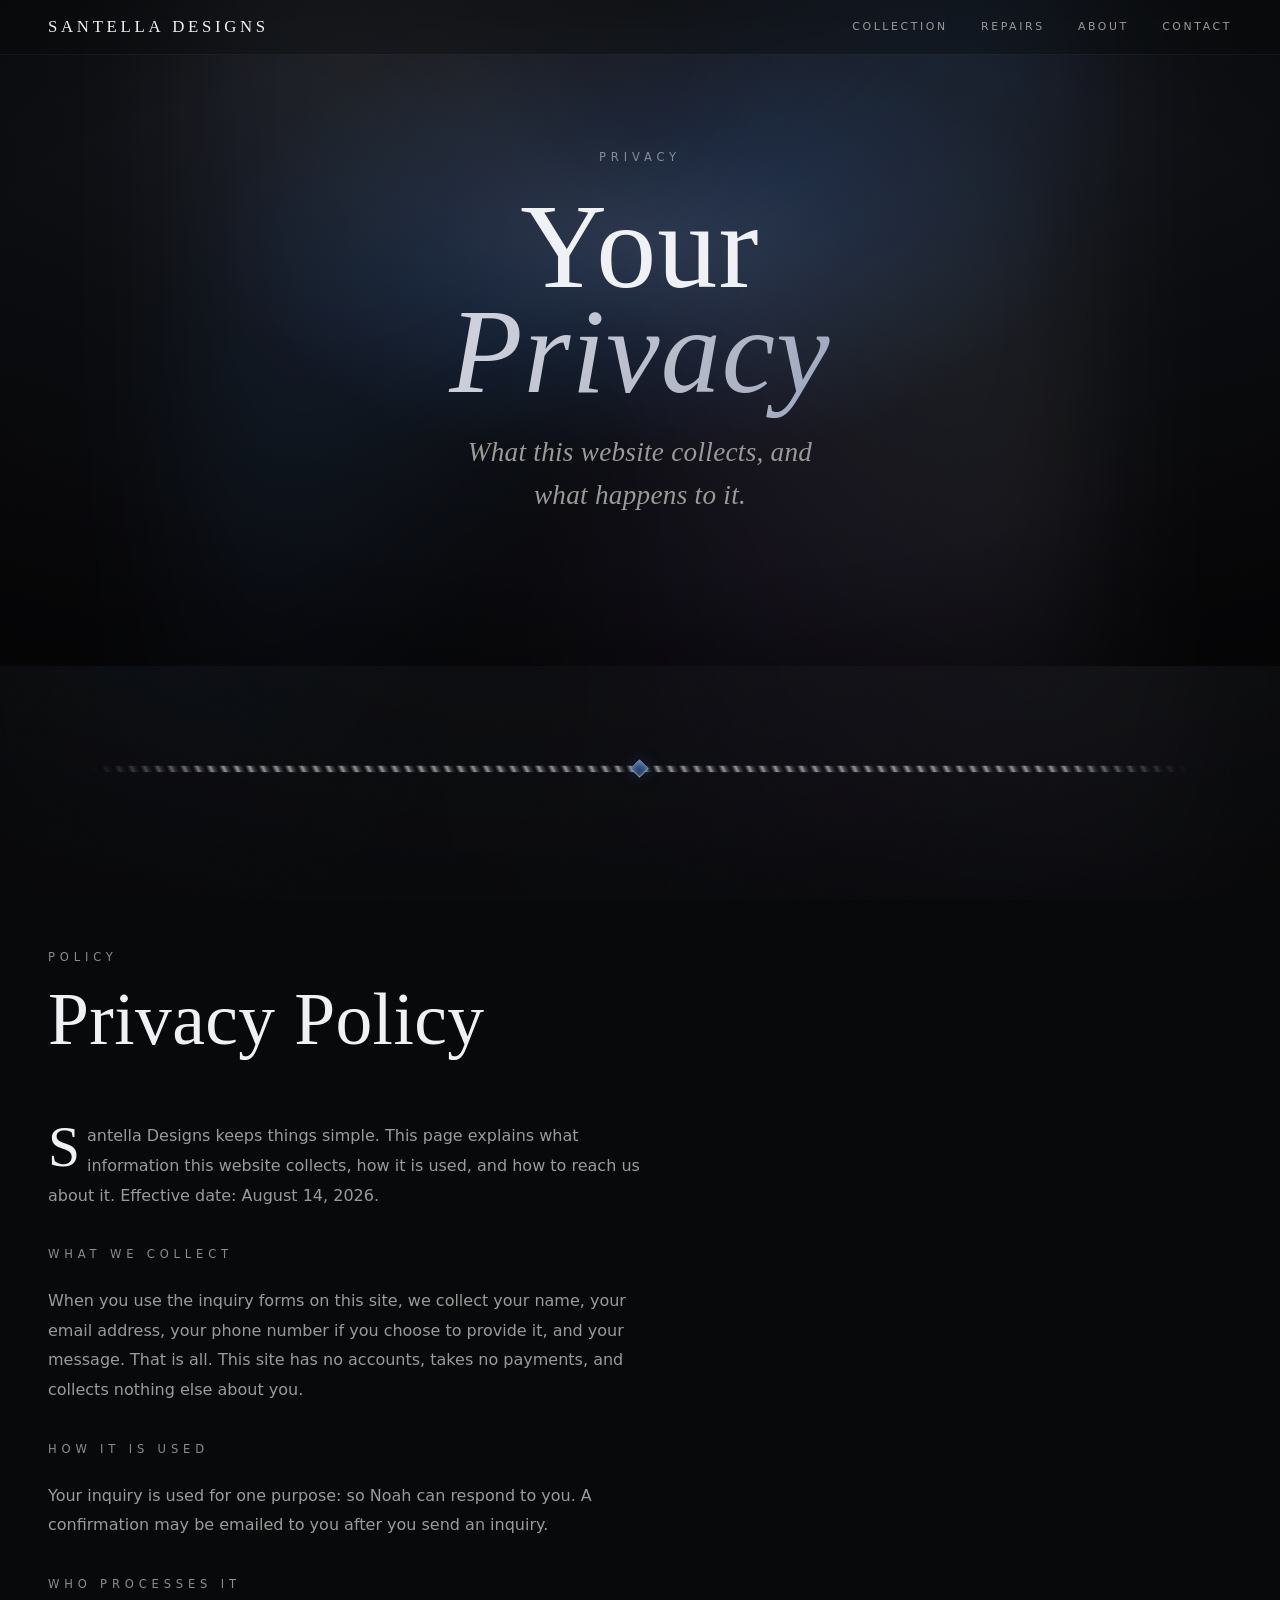
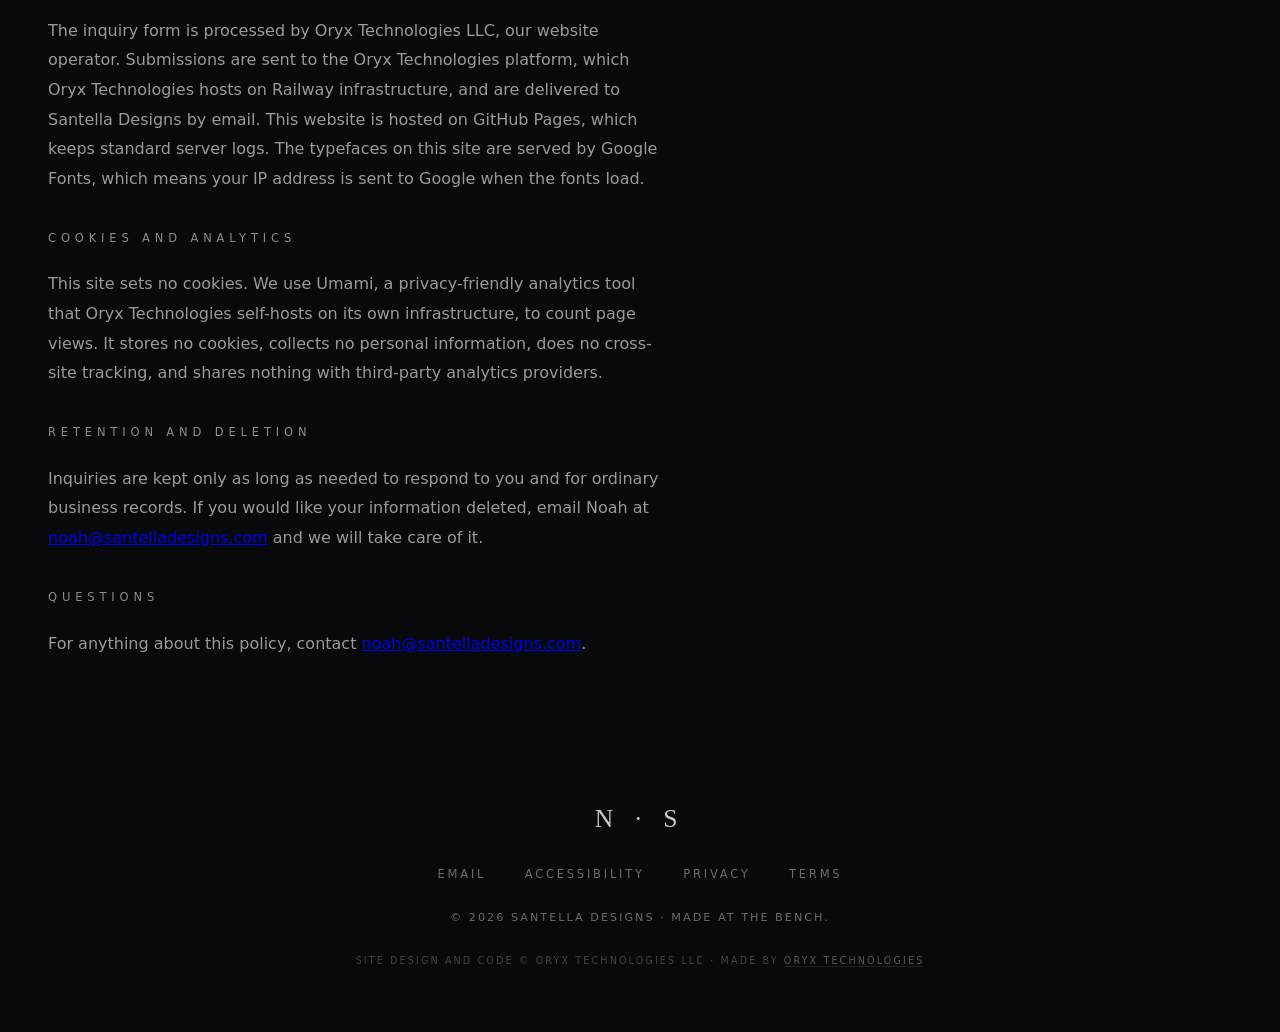
<file: privacy.html>
<!DOCTYPE html>
<html lang="en">
<head>
<meta charset="UTF-8" />
<meta name="viewport" content="width=device-width, initial-scale=1.0" />
<meta http-equiv="Content-Security-Policy" content="default-src 'self'; script-src 'self' https://umami-production-79fc.up.railway.app; style-src 'self' 'unsafe-inline' https://fonts.googleapis.com; font-src 'self' https://fonts.gstatic.com; img-src 'self' data: blob:; connect-src 'self' https://oryxtechnologiesllc.com https://umami-production-79fc.up.railway.app; form-action 'self' mailto:; base-uri 'self'; object-src 'none'; upgrade-insecure-requests" />
<meta name="referrer" content="strict-origin-when-cross-origin" />
<title>Privacy Policy | Santella Designs</title>
<meta name="description" content="What information Santella Designs collects through this website, how it is used, who processes it, and how to request deletion of your information." />
<meta name="robots" content="index,follow" />
<script type="application/ld+json">{"@context":"https://schema.org","@type":"BreadcrumbList","itemListElement":[{"@type":"ListItem","position":1,"name":"Home","item":"https://santelladesigns.com/"},{"@type":"ListItem","position":2,"name":"Privacy Policy","item":"https://santelladesigns.com/privacy.html"}]}</script>
<meta property="og:type" content="website" />
<meta property="og:site_name" content="Santella Designs" />
<meta property="og:title" content="Privacy Policy | Santella Designs" />
<meta property="og:description" content="What information this website collects, how it is used, and how to request deletion of your information." />
<link rel="canonical" href="https://santelladesigns.com/privacy.html" />
<meta property="og:url" content="https://santelladesigns.com/privacy.html" />
<meta property="og:image" content="https://santelladesigns.com/og-cover.jpg" />
<meta property="og:image:width" content="1200" />
<meta property="og:image:height" content="630" />
<meta name="twitter:card" content="summary_large_image" />
<meta name="twitter:title" content="Privacy Policy | Santella Designs" />
<meta name="twitter:description" content="What information this website collects, how it is used, and how to request deletion of your information." />
<meta name="twitter:image" content="https://santelladesigns.com/og-cover.jpg" />
<link rel="preconnect" href="https://fonts.googleapis.com" />
<link rel="preconnect" href="https://fonts.gstatic.com" crossorigin />
<link href="https://fonts.googleapis.com/css2?family=Cormorant+Garamond:ital,wght@0,300;0,400;0,500;0,600;1,400;1,500&family=Jost:wght@300;400;500&display=swap" rel="stylesheet" />
<link rel="stylesheet" href="styles.css" />
<noscript><style>.reveal{opacity:1;transform:none}</style></noscript>
<meta name="ox-build" content="sd-3b111f004109" />
<script defer src="https://umami-production-79fc.up.railway.app/script.js" data-website-id="d3168382-bda4-4aad-b78e-8728cdde4b42"></script>
</head>
<body>

<div class="site-atmosphere" aria-hidden="true">
  <div class="site-atmosphere__iris"></div>
  <div class="site-atmosphere__glow"></div>
  <div class="site-atmosphere__vignette"></div>
  <div class="site-atmosphere__grain"></div>
</div>

<!-- ================= NAV ================= -->
<nav class="nav" id="nav">
  <a href="index.html#top" class="nav__brand"><b>Santella</b> Designs</a>
  <button class="nav__toggle" type="button" aria-label="Menu" aria-expanded="false" aria-controls="nav-links">
    <span class="nav__toggle-bar"></span>
    <span class="nav__toggle-bar"></span>
    <span class="nav__toggle-bar"></span>
  </button>
  <div class="nav__links" id="nav-links">
    <a href="index.html#collection">Collection</a>
    <a href="index.html#repairs">Repairs</a>
    <a href="about.html">About</a>
    <a href="index.html#contact">Contact</a>
  </div>
</nav>

<!-- ================= PAGE HERO ================= -->
<header class="hero hero--page" id="top">
  <div class="hero__shimmer" aria-hidden="true"></div>
  <div class="hero__iris" aria-hidden="true"></div>
  <div class="hero__vignette" aria-hidden="true"></div>
  <div class="hero__grain" aria-hidden="true"></div>
  <div class="hero__inner">
    <p class="eyebrow reveal">Privacy</p>
    <h1 class="hero__title reveal">
      <span class="hero__name-line">Your</span>
      <span class="hero__name-line hero__name-line--accent">Privacy</span>
    </h1>
    <p class="hero__tagline reveal">What this website collects, and what happens to it.</p>
  </div>
</header>

<!-- rope divider -->
<div class="rope" role="separator" aria-hidden="true"><i class="rope__gem"></i></div>

<!-- ================= PRIVACY POLICY ================= -->
<section class="page-section" id="privacy" aria-labelledby="privacy-title">
  <div class="section-head reveal" style="align-items:flex-start;text-align:left">
    <p class="eyebrow">Policy</p>
    <h2 class="section-title section-title--left" id="privacy-title">Privacy Policy</h2>
  </div>
  <div class="bio__text reveal">
    <p>Santella Designs keeps things simple. This page explains what information this website collects, how it is used, and how to reach us about it. Effective date: August 14, 2026.</p>

    <h3 class="eyebrow" style="margin-top:.8rem">What we collect</h3>
    <p>When you use the inquiry forms on this site, we collect your name, your email address, your phone number if you choose to provide it, and your message. That is all. This site has no accounts, takes no payments, and collects nothing else about you.</p>

    <h3 class="eyebrow" style="margin-top:.8rem">How it is used</h3>
    <p>Your inquiry is used for one purpose: so Noah can respond to you. A confirmation may be emailed to you after you send an inquiry.</p>

    <h3 class="eyebrow" style="margin-top:.8rem">Who processes it</h3>
    <p>The inquiry form is processed by Oryx Technologies LLC, our website operator. Submissions are sent to the Oryx Technologies platform, which Oryx Technologies hosts on Railway infrastructure, and are delivered to Santella Designs by email. This website is hosted on GitHub Pages, which keeps standard server logs. The typefaces on this site are served by Google Fonts, which means your IP address is sent to Google when the fonts load.</p>

    <h3 class="eyebrow" style="margin-top:.8rem">Cookies and analytics</h3>
    <p>This site sets no cookies. We use Umami, a privacy-friendly analytics tool that Oryx Technologies self-hosts on its own infrastructure, to count page views. It stores no cookies, collects no personal information, does no cross-site tracking, and shares nothing with third-party analytics providers.</p>

    <h3 class="eyebrow" style="margin-top:.8rem">Retention and deletion</h3>
    <p>Inquiries are kept only as long as needed to respond to you and for ordinary business records. If you would like your information deleted, email Noah at <a href="mailto:noah@santelladesigns.com">noah@santelladesigns.com</a> and we will take care of it.</p>

    <h3 class="eyebrow" style="margin-top:.8rem">Questions</h3>
    <p>For anything about this policy, contact <a href="mailto:noah@santelladesigns.com">noah@santelladesigns.com</a>.</p>
  </div>
</section>

<!-- ================= FOOTER ================= -->
<footer class="foot">
  <div class="foot__mark">N · S</div>
  <nav class="foot__social" aria-label="Social">
    <a href="mailto:noah@santelladesigns.com">Email</a>
    <a href="accessibility.html">Accessibility</a>
    <a href="privacy.html" aria-current="page">Privacy</a>
    <a href="terms.html">Terms</a>
  </nav>
  <p class="foot__copy">© 2026 Santella Designs · Made at the bench.</p>
  <p class="foot__maker">Site design and code © Oryx Technologies LLC · Made by <a href="https://oryxtechnologiesllc.com" target="_blank" rel="noopener">Oryx Technologies</a></p>
</footer>

<script src="script.js"></script>
<!-- ox-build:sd-3b111f004109 -->
</body>
</html>
</file>
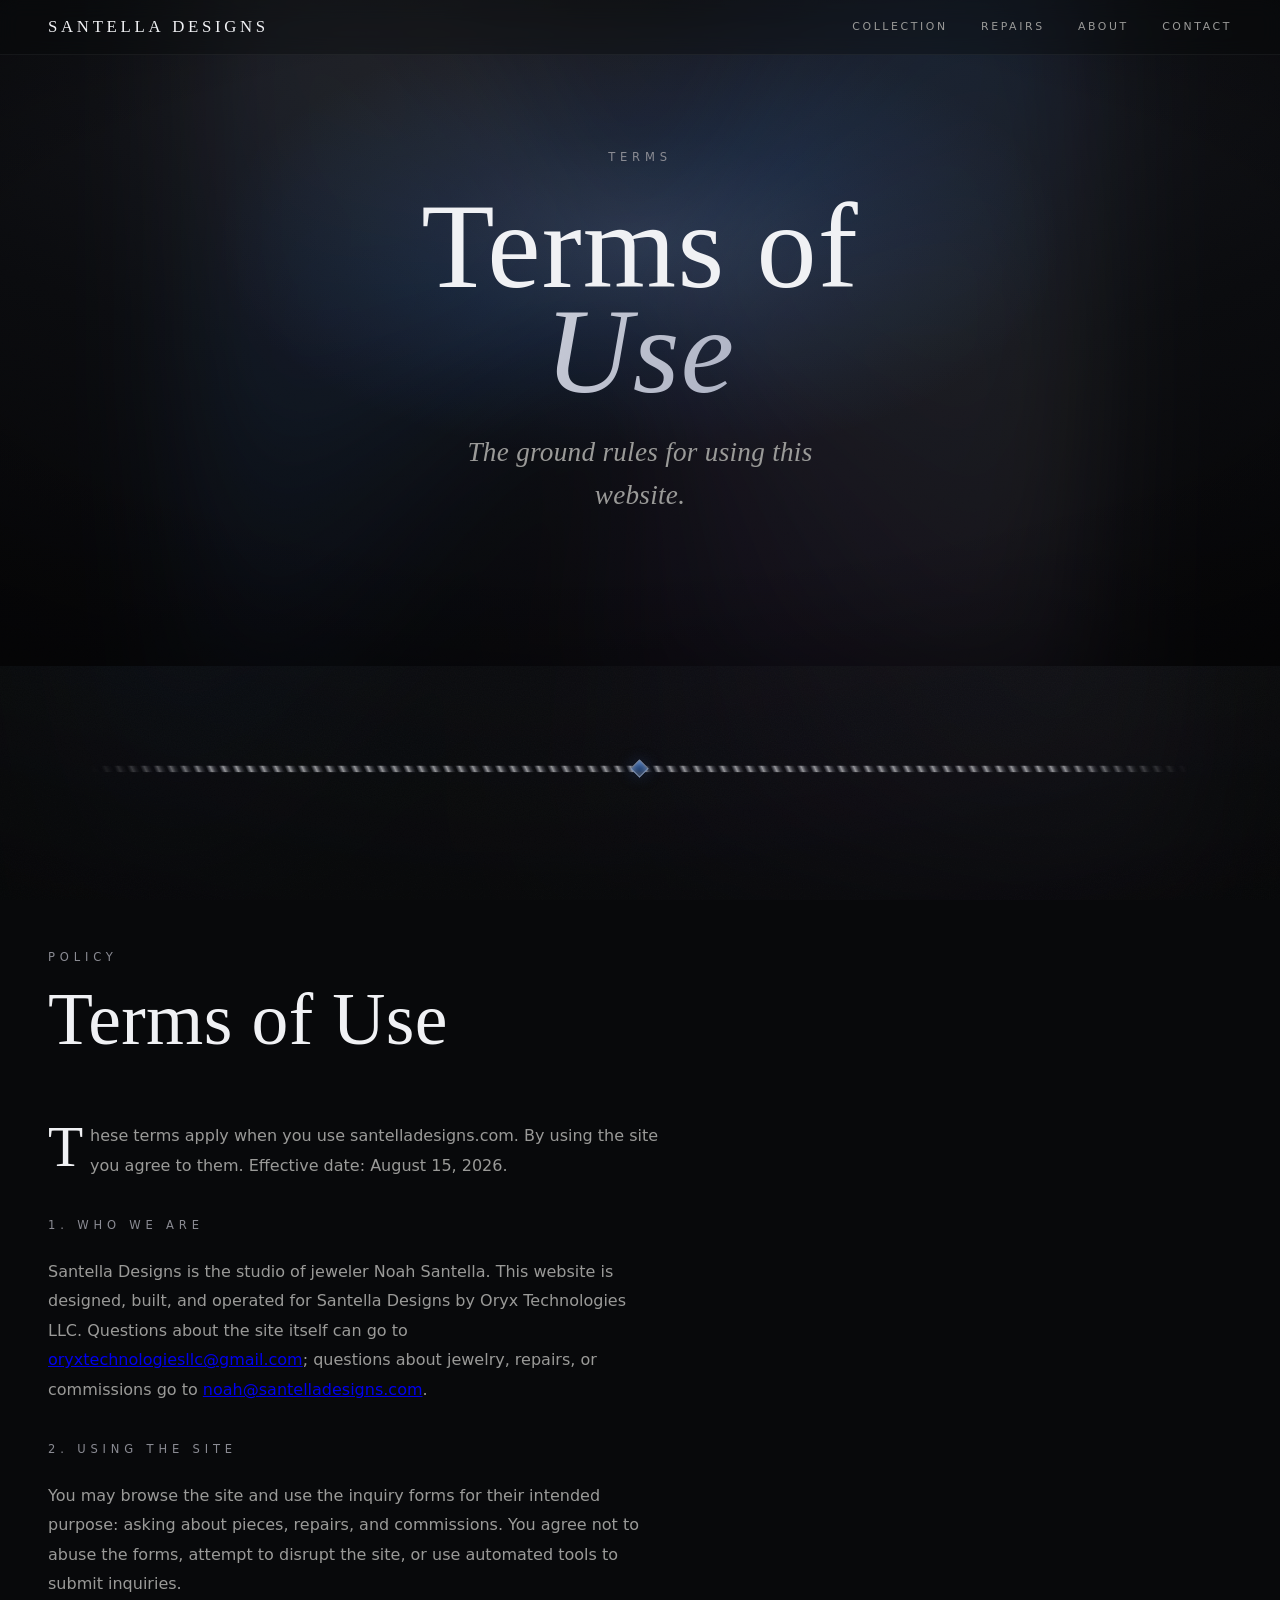
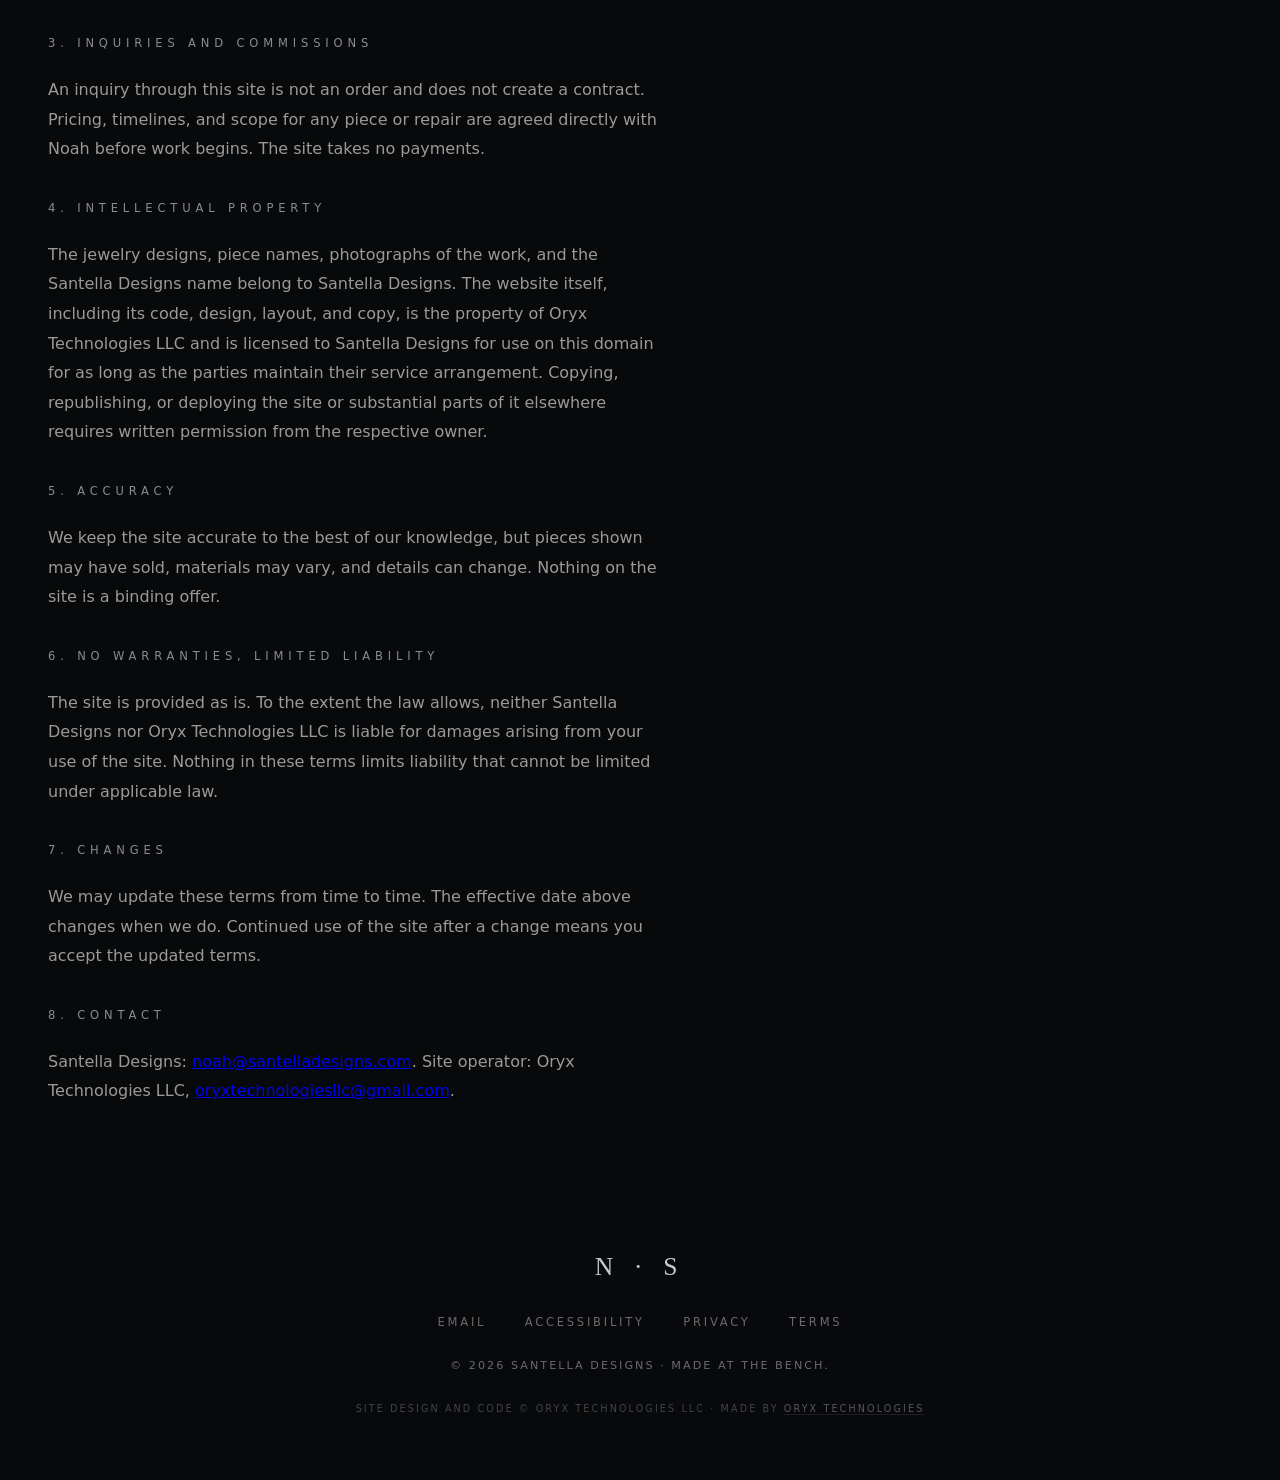
<file: terms.html>
<!DOCTYPE html>
<html lang="en">
<head>
<meta charset="UTF-8" />
<meta name="viewport" content="width=device-width, initial-scale=1.0" />
<meta http-equiv="Content-Security-Policy" content="default-src 'self'; script-src 'self' https://umami-production-79fc.up.railway.app; style-src 'self' 'unsafe-inline' https://fonts.googleapis.com; font-src 'self' https://fonts.gstatic.com; img-src 'self' data: blob:; connect-src 'self' https://oryxtechnologiesllc.com https://umami-production-79fc.up.railway.app; form-action 'self' mailto:; base-uri 'self'; object-src 'none'; upgrade-insecure-requests" />
<meta name="referrer" content="strict-origin-when-cross-origin" />
<title>Terms of Use | Santella Designs</title>
<meta name="description" content="The terms that apply when you use the Santella Designs website, including ownership of the site, inquiries, and how commissions are handled." />
<meta name="robots" content="index,follow" />
<script type="application/ld+json">{"@context":"https://schema.org","@type":"BreadcrumbList","itemListElement":[{"@type":"ListItem","position":1,"name":"Home","item":"https://santelladesigns.com/"},{"@type":"ListItem","position":2,"name":"Terms of Use","item":"https://santelladesigns.com/terms.html"}]}</script>
<meta property="og:type" content="website" />
<meta property="og:site_name" content="Santella Designs" />
<meta property="og:title" content="Terms of Use | Santella Designs" />
<meta property="og:description" content="The terms that apply when you use the Santella Designs website." />
<link rel="canonical" href="https://santelladesigns.com/terms.html" />
<meta property="og:url" content="https://santelladesigns.com/terms.html" />
<meta property="og:image" content="https://santelladesigns.com/og-cover.jpg" />
<meta property="og:image:width" content="1200" />
<meta property="og:image:height" content="630" />
<meta name="twitter:card" content="summary_large_image" />
<meta name="twitter:title" content="Terms of Use | Santella Designs" />
<meta name="twitter:description" content="The terms that apply when you use the Santella Designs website." />
<meta name="twitter:image" content="https://santelladesigns.com/og-cover.jpg" />
<link rel="preconnect" href="https://fonts.googleapis.com" />
<link rel="preconnect" href="https://fonts.gstatic.com" crossorigin />
<link href="https://fonts.googleapis.com/css2?family=Cormorant+Garamond:ital,wght@0,300;0,400;0,500;0,600;1,400;1,500&family=Jost:wght@300;400;500&display=swap" rel="stylesheet" />
<link rel="stylesheet" href="styles.css" />
<noscript><style>.reveal{opacity:1;transform:none}</style></noscript>
<meta name="ox-build" content="sd-3b111f004109" />
<script defer src="https://umami-production-79fc.up.railway.app/script.js" data-website-id="d3168382-bda4-4aad-b78e-8728cdde4b42"></script>
</head>
<body>

<div class="site-atmosphere" aria-hidden="true">
  <div class="site-atmosphere__iris"></div>
  <div class="site-atmosphere__glow"></div>
  <div class="site-atmosphere__vignette"></div>
  <div class="site-atmosphere__grain"></div>
</div>

<!-- ================= NAV ================= -->
<nav class="nav" id="nav">
  <a href="index.html#top" class="nav__brand"><b>Santella</b> Designs</a>
  <button class="nav__toggle" type="button" aria-label="Menu" aria-expanded="false" aria-controls="nav-links">
    <span class="nav__toggle-bar"></span>
    <span class="nav__toggle-bar"></span>
    <span class="nav__toggle-bar"></span>
  </button>
  <div class="nav__links" id="nav-links">
    <a href="index.html#collection">Collection</a>
    <a href="index.html#repairs">Repairs</a>
    <a href="about.html">About</a>
    <a href="index.html#contact">Contact</a>
  </div>
</nav>

<!-- ================= PAGE HERO ================= -->
<header class="hero hero--page" id="top">
  <div class="hero__shimmer" aria-hidden="true"></div>
  <div class="hero__iris" aria-hidden="true"></div>
  <div class="hero__vignette" aria-hidden="true"></div>
  <div class="hero__grain" aria-hidden="true"></div>
  <div class="hero__inner">
    <p class="eyebrow reveal">Terms</p>
    <h1 class="hero__title reveal">
      <span class="hero__name-line">Terms of</span>
      <span class="hero__name-line hero__name-line--accent">Use</span>
    </h1>
    <p class="hero__tagline reveal">The ground rules for using this website.</p>
  </div>
</header>

<!-- rope divider -->
<div class="rope" role="separator" aria-hidden="true"><i class="rope__gem"></i></div>

<!-- ================= TERMS ================= -->
<section class="page-section" id="terms" aria-labelledby="terms-title">
  <div class="section-head reveal" style="align-items:flex-start;text-align:left">
    <p class="eyebrow">Policy</p>
    <h2 class="section-title section-title--left" id="terms-title">Terms of Use</h2>
  </div>
  <div class="bio__text reveal">
    <p>These terms apply when you use santelladesigns.com. By using the site you agree to them. Effective date: August 15, 2026.</p>

    <h3 class="eyebrow" style="margin-top:.8rem">1. Who we are</h3>
    <p>Santella Designs is the studio of jeweler Noah Santella. This website is designed, built, and operated for Santella Designs by Oryx Technologies LLC. Questions about the site itself can go to <a href="mailto:oryxtechnologiesllc@gmail.com">oryxtechnologiesllc@gmail.com</a>; questions about jewelry, repairs, or commissions go to <a href="mailto:noah@santelladesigns.com">noah@santelladesigns.com</a>.</p>

    <h3 class="eyebrow" style="margin-top:.8rem">2. Using the site</h3>
    <p>You may browse the site and use the inquiry forms for their intended purpose: asking about pieces, repairs, and commissions. You agree not to abuse the forms, attempt to disrupt the site, or use automated tools to submit inquiries.</p>

    <h3 class="eyebrow" style="margin-top:.8rem">3. Inquiries and commissions</h3>
    <p>An inquiry through this site is not an order and does not create a contract. Pricing, timelines, and scope for any piece or repair are agreed directly with Noah before work begins. The site takes no payments.</p>

    <h3 class="eyebrow" style="margin-top:.8rem">4. Intellectual property</h3>
    <p>The jewelry designs, piece names, photographs of the work, and the Santella Designs name belong to Santella Designs. The website itself, including its code, design, layout, and copy, is the property of Oryx Technologies LLC and is licensed to Santella Designs for use on this domain for as long as the parties maintain their service arrangement. Copying, republishing, or deploying the site or substantial parts of it elsewhere requires written permission from the respective owner.</p>

    <h3 class="eyebrow" style="margin-top:.8rem">5. Accuracy</h3>
    <p>We keep the site accurate to the best of our knowledge, but pieces shown may have sold, materials may vary, and details can change. Nothing on the site is a binding offer.</p>

    <h3 class="eyebrow" style="margin-top:.8rem">6. No warranties, limited liability</h3>
    <p>The site is provided as is. To the extent the law allows, neither Santella Designs nor Oryx Technologies LLC is liable for damages arising from your use of the site. Nothing in these terms limits liability that cannot be limited under applicable law.</p>

    <h3 class="eyebrow" style="margin-top:.8rem">7. Changes</h3>
    <p>We may update these terms from time to time. The effective date above changes when we do. Continued use of the site after a change means you accept the updated terms.</p>

    <h3 class="eyebrow" style="margin-top:.8rem">8. Contact</h3>
    <p>Santella Designs: <a href="mailto:noah@santelladesigns.com">noah@santelladesigns.com</a>. Site operator: Oryx Technologies LLC, <a href="mailto:oryxtechnologiesllc@gmail.com">oryxtechnologiesllc@gmail.com</a>.</p>
  </div>
</section>

<!-- ================= FOOTER ================= -->
<footer class="foot">
  <div class="foot__mark">N · S</div>
  <nav class="foot__social" aria-label="Social">
    <a href="mailto:noah@santelladesigns.com">Email</a>
    <a href="accessibility.html">Accessibility</a>
    <a href="privacy.html">Privacy</a>
    <a href="terms.html" aria-current="page">Terms</a>
  </nav>
  <p class="foot__copy">© 2026 Santella Designs · Made at the bench.</p>
  <p class="foot__maker">Site design and code © Oryx Technologies LLC · Made by <a href="https://oryxtechnologiesllc.com" target="_blank" rel="noopener">Oryx Technologies</a></p>
</footer>

<script src="script.js"></script>
<!-- ox-build:sd-3b111f004109 -->
</body>
</html>
</file>
<file: styles.css>
/* =========================================================
   Noah Santella  -  Handcrafted Jewelry
   Dark editorial lookbook
   ========================================================= */

:root{
  /* base  -  warm-leaning darks */
  --ink-900: #08090b;
  --ink-850: #0c0d10;
  --ink-800: #121317;
  --ink-700: #191a1f;
  --ink-600: #23242b;
  --leather: #15110e;     /* warm dark leather */

  /* accents pulled from the stones */
  --sapphire: #1a3a6b;
  --sapphire-lit: #2f5fa6;
  --sapphire-glow: #3a78d8;

  /* molten silver */
  --silver: #c6c7cd;
  --silver-hi: #f0f1f4;
  --silver-lo: #8a8b93;

  --text: #d9d8d4;
  --text-dim: #9a9a98;
  --text-faint: #6b6b6d;

  --serif: "Cormorant Garamond", Georgia, serif;
  --sans: "Jost", system-ui, sans-serif;

  --maxw: 1280px;
  --ease: cubic-bezier(.22,.61,.36,1);
}

*{ box-sizing: border-box; margin: 0; padding: 0; }

html{ scroll-behavior: smooth; }

body{
  background: var(--ink-900);
  color: var(--text);
  font-family: var(--sans);
  font-weight: 300;
  line-height: 1.6;
  -webkit-font-smoothing: antialiased;
  overflow-x: hidden;
}

img{ display: block; max-width: 100%; }

/* ---------- shared type ---------- */
.eyebrow{
  font-family: var(--sans);
  font-size: .72rem;
  font-weight: 400;
  letter-spacing: .42em;
  text-transform: uppercase;
  color: var(--silver-lo);
}
.section-title{
  font-family: var(--serif);
  font-weight: 400;
  font-size: clamp(2.6rem, 6vw, 4.6rem);
  line-height: 1.02;
  letter-spacing: .005em;
  color: var(--silver-hi);
}
.section-sub{
  font-family: var(--serif);
  font-style: italic;
  font-size: clamp(1.1rem, 2.2vw, 1.5rem);
  color: var(--text-dim);
  max-width: 40ch;
}

/* ---------- buttons ---------- */
.btn{
  --bd: rgba(198,199,205,.35);
  display: inline-flex;
  align-items: center;
  gap: .8em;
  font-family: var(--sans);
  font-weight: 400;
  font-size: .82rem;
  letter-spacing: .28em;
  text-transform: uppercase;
  text-decoration: none;
  color: var(--silver-hi);
  padding: 1.15em 2.4em;
  border: 1px solid var(--bd);
  background: rgba(20,21,26,.4);
  position: relative;
  cursor: pointer;
  transition: color .5s var(--ease), border-color .5s var(--ease), background .5s var(--ease), box-shadow .6s var(--ease);
  overflow: hidden;
}
.btn::before{
  content:"";
  position:absolute; inset:0;
  background: linear-gradient(110deg, transparent 20%, rgba(240,241,244,.14) 50%, transparent 80%);
  transform: translateX(-130%);
  transition: transform .9s var(--ease);
}
.btn:hover::before{ transform: translateX(130%); }
.btn:focus-visible{ outline: 2px solid var(--sapphire-glow); outline-offset: 3px; }
.btn--glow:hover{
  border-color: rgba(58,120,216,.6);
  box-shadow: 0 0 0 1px rgba(58,120,216,.25), 0 0 34px -6px rgba(58,120,216,.5), inset 0 0 22px -10px rgba(120,170,255,.6);
  color:#fff;
}
.btn--solid{
  border-color: rgba(198,199,205,.5);
  background: linear-gradient(180deg, rgba(40,42,50,.7), rgba(16,17,21,.7));
  align-self: flex-start;
}
.btn--solid:hover{
  border-color: var(--silver);
  box-shadow: 0 0 30px -10px rgba(198,199,205,.5);
}

/* =========================================================
   HERO
   ========================================================= */
.hero{
  position: relative;
  min-height: 100svh;
  display: flex;
  flex-direction: column;
  justify-content: center;
  align-items: center;
  text-align: center;
  padding: 8vh 6vw;
  background:
    radial-gradient(120% 90% at 50% 8%, #16171d 0%, #0a0b0e 55%, #060608 100%);
  isolation: isolate;
  overflow: hidden;
}
/* mouse-reactive light catching a gem */
.hero__shimmer{
  position: absolute; inset: -20%;
  z-index: -3;
  background:
    radial-gradient(38% 38% at var(--mx,50%) var(--my,40%),
      rgba(120,170,255,.20) 0%,
      rgba(58,120,216,.12) 30%,
      transparent 62%);
  transition: background .25s linear;
}
/* iridescent conic sheen  -  drifts + reacts */
.hero__iris{
  position: absolute;
  z-index: -2;
  width: 70vmax; height: 70vmax;
  left: var(--mx,50%); top: var(--my,42%);
  translate: -50% -50%;
  background: conic-gradient(from var(--iris-rot,0deg),
    rgba(26,58,107,.0),
    rgba(58,120,216,.16),
    rgba(176,178,190,.13),
    rgba(120,90,180,.12),
    rgba(26,58,107,.0),
    rgba(58,120,216,.14),
    rgba(176,178,190,.10),
    rgba(26,58,107,.0));
  filter: blur(60px);
  opacity: .8;
  mix-blend-mode: screen;
  animation: irisDrift 22s linear infinite;
  transition: left .4s var(--ease), top .4s var(--ease);
}
@keyframes irisDrift{ to{ --iris-rot: 360deg; } }
@property --iris-rot{ syntax:'<angle>'; inherits:false; initial-value:0deg; }

.hero__vignette{
  position:absolute; inset:0; z-index:-1;
  background: radial-gradient(100% 80% at 50% 45%, transparent 50%, rgba(0,0,0,.55) 100%);
  pointer-events:none;
}
.hero__grain{
  position:absolute; inset:0; z-index:-1; pointer-events:none;
  opacity:.05; mix-blend-mode: overlay;
  background-image: url("data:image/svg+xml,%3Csvg xmlns='http://www.w3.org/2000/svg' width='160' height='160'%3E%3Cfilter id='n'%3E%3CfeTurbulence type='fractalNoise' baseFrequency='0.85' numOctaves='3'/%3E%3C/filter%3E%3Crect width='100%25' height='100%25' filter='url(%23n)'/%3E%3C/svg%3E");
}

.hero__inner{ display:flex; flex-direction:column; align-items:center; gap: 1.5rem; width: min(92vw, 820px); }
.hero__title{
  font-family: var(--serif);
  font-weight: 300;
  width: 100%;
  font-size: clamp(3.4rem, 12vw, 9rem);
  line-height: .88;
  letter-spacing: .01em;
  color: var(--silver-hi);
  margin: .2rem 0 .1rem;
}
.hero__name-line{ display:block; }
.hero__name-line--accent{
  font-style: italic;
  font-weight: 400;
  /* the gradient paints only inside this box (background-clip:text), and
     line-height .88 leaves italic descenders outside it, so pad past the
     ink overhang on all sides and pull the layout back with the margin */
  padding: 0 .38em .18em;
  margin-bottom: -.18em;
  background: linear-gradient(120deg, #e9eaef 0%, #aeb3c4 30%, #5d7fb0 52%, #d6d8df 74%, #8a8b93 100%);
  background-size: 220% 100%;
  -webkit-background-clip: text; background-clip: text;
  -webkit-text-fill-color: transparent;
  animation: silverFlow 9s var(--ease) infinite alternate;
}
@keyframes silverFlow{ to{ background-position: 100% 0; } }

.hero__tagline{
  font-family: var(--serif);
  font-style: italic;
  font-size: clamp(1.15rem, 2.6vw, 1.7rem);
  color: var(--text-dim);
  letter-spacing: .01em;
  max-width: 28ch;
}
.hero .btn{ margin-top: 1rem; }

.hero__scroll{
  position:absolute; bottom: 3vh; left:50%; translate:-50% 0;
  display:flex; flex-direction:column; align-items:center; gap:.9rem;
  font-size:.62rem; letter-spacing:.4em; text-transform:uppercase; color: var(--text-faint);
}
.hero__scroll-line{ width:1px; height:48px; background: linear-gradient(var(--silver-lo), transparent); animation: scrollPulse 2.4s var(--ease) infinite; transform-origin: top; }
@keyframes scrollPulse{ 0%,100%{ transform: scaleY(.4); opacity:.4; } 50%{ transform: scaleY(1); opacity:1; } }

/* =========================================================
   ROPE DIVIDER
   ========================================================= */
.rope{
  position: relative;
  height: 26px;
  margin: clamp(3rem,7vw,6rem) auto;
  width: min(86%, var(--maxw));
  display:flex; align-items:center; justify-content:center;
}
.rope::before{
  content:""; position:absolute; left:0; right:0; top:50%; translate:0 -50%;
  height: 7px;
  background:
    repeating-linear-gradient(66deg,
      rgba(176,178,190,.0) 0px,
      rgba(176,178,190,.55) 2px,
      rgba(240,241,244,.85) 4px,
      rgba(120,121,130,.6) 7px,
      rgba(40,40,46,.25) 10px,
      rgba(176,178,190,.0) 12px);
  -webkit-mask-image: linear-gradient(90deg, transparent, #000 12%, #000 88%, transparent);
          mask-image: linear-gradient(90deg, transparent, #000 12%, #000 88%, transparent);
  opacity:.7;
}
.rope__gem{
  position: relative;
  width: 13px; height: 13px;
  background: linear-gradient(135deg, var(--sapphire-lit), var(--sapphire) 60%, #0c1a33);
  border: 1px solid rgba(198,199,205,.6);
  transform: rotate(45deg);
  box-shadow: 0 0 16px -2px rgba(58,120,216,.55), inset 0 0 6px rgba(255,255,255,.35);
}

/* =========================================================
   COLLECTION
   ========================================================= */
.collection{ max-width: var(--maxw); margin: 0 auto; padding: 2rem clamp(1.2rem,5vw,3rem) 1rem; }
.section-head{ text-align:center; display:flex; flex-direction:column; align-items:center; gap:1rem; margin-bottom: clamp(2.5rem,5vw,4rem); }
.section-head .section-sub{ text-align:center; }

/* ---------- floating-jewelry helper ---------- */
@keyframes bob{ 0%,100%{ transform: translateY(-8px); } 50%{ transform: translateY(8px); } }
.float-img{
  filter: drop-shadow(0 26px 26px rgba(0,0,0,.6));
  animation: bob 3.4s ease-in-out infinite;
  will-change: transform;
}
/* <picture> wrapper is layout-transparent so the inner <img> keeps its
   original box (flex item / absolutely-positioned carousel frame). */
.pic{ display: contents; }

/* ---------- unified piece treatment ----------
   Every product/hero photo dissolves into the page's near-black:
   .piece-image feathers the image edges with a radial mask (no hard
   rectangle), .piece-halo pools a faint light behind the piece so it
   reads as lit from within the dark. Both are sized in percentages so
   they hold at any breakpoint and any pixel density. */
.piece-image{
  /* closest-side keeps the ellipse hugging the image box at every aspect
     ratio, so all four edges dissolve (farthest-corner leaves the side
     midpoints nearly solid and the photo still reads as a rectangle). */
  -webkit-mask-image: radial-gradient(ellipse closest-side at 50% 50%, #000 50%, rgba(0,0,0,.38) 74%, transparent 92%);
          mask-image: radial-gradient(ellipse closest-side at 50% 50%, #000 50%, rgba(0,0,0,.38) 74%, transparent 92%);
  -webkit-mask-repeat: no-repeat;
          mask-repeat: no-repeat;
  -webkit-mask-size: 100% 100%;
          mask-size: 100% 100%;
}
/* Softer variant for transparent floats whose subject fills the frame
   (repairs pendant, About figure): the standard mask amputates the bail,
   tip, and edge detail, so here only the outermost sliver dissolves. */
.piece-image--soft{
  -webkit-mask-image: radial-gradient(ellipse 72% 72% at 50% 50%, #000 62%, transparent 100%);
          mask-image: radial-gradient(ellipse 72% 72% at 50% 50%, #000 62%, transparent 100%);
}
.piece-halo{ position: relative; }
.piece-halo::before{
  content:""; position:absolute; left:50%; top:50%; translate:-50% -48%;
  width:96%; height:92%; z-index:0;
  background: radial-gradient(50% 46% at 50% 46%,
    rgba(58,120,216,.16), rgba(26,58,107,.07) 48%, transparent 72%);
  pointer-events:none;
}

/* ---------- multi-photo piece carousel (auto-crossfade) ---------- */
.carousel{ position: relative; }
.slide__img.carousel{ width: 84%; height: 92%; }
.modal__img.carousel{ width: 90%; height: 60vh; }
/* Frames hug their rendered image box (centered, shrink-to-fit) instead of
   stretching to the stage, so the .piece-image edge fade always lines up
   with the photo's real edges at every aspect ratio. */
.carousel__frame{
  position: absolute; left: 50%; top: 50%; translate: -50% -50%;
  width: auto; height: auto;
  max-width: 100%; max-height: 100%;
  opacity: 0; transition: opacity .9s ease;
}
.carousel__frame.is-on{ opacity: 1; }

/* ---------- horizontal slider ---------- */
.slider{
  position: relative;
  --slide-w: clamp(280px, 40vw, 430px);
  --slide-gap: clamp(20px, 3vw, 40px);
  max-width: var(--maxw);
  margin: 0 auto;
}
.slider__viewport{ overflow: hidden; padding: 1rem 0 1.5rem; }
.slider__track{
  display: flex;
  gap: var(--slide-gap);
  transition: transform .42s cubic-bezier(.5,.05,.2,1);
  will-change: transform;
}
.slider__track.no-tween{ transition: none; }

.slide{
  flex: 0 0 var(--slide-w);
  width: var(--slide-w);
  cursor: pointer;
  transition: opacity .42s var(--ease), filter .42s var(--ease);
  opacity: .4;
  filter: saturate(.7);
}
.slide.is-active{ opacity: 1; filter: none; }

.slide__stage{
  position: relative;
  height: clamp(330px, 42vh, 440px);
  display: flex; align-items: center; justify-content: center;
  transition: transform .42s var(--ease);
  transform: scale(.82);
}
.slide.is-active .slide__stage{ transform: scale(1); }
/* shared halo: faint on resting slides, full on the active piece */
.slide__stage.piece-halo::before{ opacity: .35; transition: opacity .5s var(--ease); }
.slide.is-active .slide__stage.piece-halo::before{ opacity: 1; }
.slide__stage::after{
  content:""; position:absolute; left:50%; bottom:7%; translate:-50% 0;
  width: 56%; height: 30px; border-radius:50%;
  background: radial-gradient(closest-side, rgba(0,0,0,.62), transparent);
}
.slide__img{
  max-width: 84%; max-height: 92%;
  position: relative; z-index: 2;
}
/* iridescent gem shimmer sweeps the active piece */
.slide__shimmer{
  position:absolute; z-index:3; left:18%; right:18%; top:14%; bottom:8%;
  background: linear-gradient(115deg, transparent 42%, rgba(190,210,255,.0) 47%, rgba(220,228,245,.45) 50%, rgba(150,180,255,.0) 53%, transparent 58%);
  transform: translateX(-150%);
  mix-blend-mode: screen; pointer-events:none; opacity:0;
}
/* opacity lives in the keyframes so the band is invisible while parked
   outside its own stage (otherwise it bleeds over neighbouring slides) */
.slide.is-active .slide__shimmer{ animation: gemSweep 6s ease-in-out infinite; }
@keyframes gemSweep{
  0%{ transform: translateX(-150%); opacity:0; }
  5%{ opacity:1; }
  13%{ opacity:1; }
  18%{ transform: translateX(150%); opacity:0; }
  100%{ transform: translateX(150%); opacity:0; }
}

.slide__body{ text-align:center; display:flex; flex-direction:column; gap:.4rem; margin-top:.4rem; padding:0 1rem; }
.slide__name{ font-family: var(--serif); font-size: clamp(1.5rem,2.4vw,2rem); font-weight:500; line-height:1.05; color: var(--silver-hi); }
.slide__mat{ font-size:.6rem; letter-spacing:.26em; text-transform:uppercase; color: var(--text-faint); }
.slide__cue{
  font-size:.6rem; letter-spacing:.26em; text-transform:uppercase; color: var(--silver-lo);
  margin-top:.5rem; opacity:0; transition: opacity .4s var(--ease);
}
.slide.is-active .slide__cue{ opacity:.85; }

/* controls */
.slider-controls{ display:flex; align-items:center; justify-content:center; gap:1.5rem; margin-top:.5rem; }
.slider-arrow{
  width:46px; height:46px; border-radius:50%; cursor:pointer;
  background: rgba(12,13,16,.6); border:1px solid rgba(198,199,205,.28); color: var(--silver);
  font-family: var(--serif); font-size:1.5rem; line-height:1; display:grid; place-items:center;
  transition: border-color .4s var(--ease), color .4s, box-shadow .4s, background .4s;
}
.slider-arrow:hover{ color:#fff; border-color: var(--silver); box-shadow:0 0 24px -8px rgba(214,216,223,.5); background: rgba(20,21,26,.8); }
.slider-dots{ display:flex; gap:.7rem; align-items:center; }
.slider-dots button{
  width:7px; height:7px; padding:0; border:none; cursor:pointer; transform: rotate(45deg);
  background: rgba(198,199,205,.3); transition: background .4s var(--ease), box-shadow .4s, transform .4s;
}
.slider-dots button.active{ background: var(--sapphire-glow); box-shadow:0 0 12px -1px rgba(58,120,216,.8); transform: rotate(45deg) scale(1.35); }
.slider-arrow:focus-visible,
.slider-dots button:focus-visible{
  outline: 2px solid var(--sapphire-glow); outline-offset: 3px;
}

/* =========================================================
   ABOUT
   ========================================================= */
.about{
  max-width: var(--maxw);
  margin: 0 auto;
  padding: 2rem clamp(1.2rem,5vw,3rem);
  display: grid;
  grid-template-columns: 1fr 1fr;
  gap: clamp(2rem, 5vw, 5rem);
  align-items: center;
}
.about__frame{
  position: relative;
  aspect-ratio: 4/5;
  overflow: hidden;
  border: 1px solid rgba(255,255,255,.08);
  box-shadow: 0 40px 80px -40px rgba(0,0,0,.95);
}
.about__frame img{ width:100%; height:100%; object-fit: cover; filter: saturate(.95) contrast(1.05) brightness(.86); transition: transform 1.4s var(--ease); }
.about:hover .about__frame img{ transform: scale(1.04); }
.about__media-tag{
  position:absolute; left:1.1rem; bottom:1.1rem;
  font-size:.6rem; letter-spacing:.34em; text-transform:uppercase; color: var(--text-dim);
  background: rgba(8,9,11,.55); padding:.5em .9em; border:1px solid rgba(255,255,255,.1); backdrop-filter: blur(4px);
}
.about__body{ display:flex; flex-direction:column; gap:1.3rem; }
.section-title--left{ text-align:left; }
.about__lead{ font-family: var(--serif); font-size: clamp(1.2rem,2vw,1.5rem); font-style: italic; color: var(--text); }
.about__text{ font-size:.92rem; color: var(--text-dim); line-height:1.8; max-width: 46ch; }

.trust{ list-style:none; display:flex; gap: clamp(1.4rem,3vw,2.6rem); margin-top:1rem; flex-wrap:wrap; }
.trust__item{ display:flex; flex-direction:column; align-items:flex-start; gap:.7rem; }
.trust__mark{
  width:46px; height:46px; display:grid; place-items:center;
  border:1px solid rgba(198,199,205,.3); border-radius:50%;
  background: radial-gradient(circle at 35% 30%, rgba(58,120,216,.16), transparent 70%);
}
.trust__label{ font-size:.66rem; letter-spacing:.22em; text-transform:uppercase; color: var(--text-dim); }

/* tiny icon glyphs (simple geometric) */
.ico{ width:20px; height:20px; display:block; position:relative; }
.ico--hammer{
  background: linear-gradient(var(--silver), var(--silver-lo));
  -webkit-mask: url("data:image/svg+xml,%3Csvg xmlns='http://www.w3.org/2000/svg' viewBox='0 0 24 24' fill='none' stroke='%23000' stroke-width='1.6' stroke-linecap='round' stroke-linejoin='round'%3E%3Cpath d='M14 4l6 6-3 3-6-6z'/%3E%3Cpath d='M11 7L4 14l3 3 7-7'/%3E%3Cpath d='M6 16l-3 3'/%3E%3C/svg%3E") center/contain no-repeat;
          mask: url("data:image/svg+xml,%3Csvg xmlns='http://www.w3.org/2000/svg' viewBox='0 0 24 24' fill='none' stroke='%23000' stroke-width='1.6' stroke-linecap='round' stroke-linejoin='round'%3E%3Cpath d='M14 4l6 6-3 3-6-6z'/%3E%3Cpath d='M11 7L4 14l3 3 7-7'/%3E%3Cpath d='M6 16l-3 3'/%3E%3C/svg%3E") center/contain no-repeat;
}
.ico--diamond{
  background: linear-gradient(var(--silver-hi), var(--silver-lo));
  -webkit-mask: url("data:image/svg+xml,%3Csvg xmlns='http://www.w3.org/2000/svg' viewBox='0 0 24 24' fill='none' stroke='%23000' stroke-width='1.5' stroke-linejoin='round'%3E%3Cpath d='M6 3h12l3 5-9 13L3 8z'/%3E%3Cpath d='M3 8h18M9 3L6 8l6 13 6-13-3-5'/%3E%3C/svg%3E") center/contain no-repeat;
          mask: url("data:image/svg+xml,%3Csvg xmlns='http://www.w3.org/2000/svg' viewBox='0 0 24 24' fill='none' stroke='%23000' stroke-width='1.5' stroke-linejoin='round'%3E%3Cpath d='M6 3h12l3 5-9 13L3 8z'/%3E%3Cpath d='M3 8h18M9 3L6 8l6 13 6-13-3-5'/%3E%3C/svg%3E") center/contain no-repeat;
}
.ico--stone{
  background: linear-gradient(var(--sapphire-glow), var(--sapphire));
  -webkit-mask: url("data:image/svg+xml,%3Csvg xmlns='http://www.w3.org/2000/svg' viewBox='0 0 24 24' fill='none' stroke='%23000' stroke-width='1.5' stroke-linejoin='round'%3E%3Cellipse cx='12' cy='12' rx='6' ry='8'/%3E%3Cpath d='M9 8c1.5 2 4.5 2 6 0'/%3E%3C/svg%3E") center/contain no-repeat;
          mask: url("data:image/svg+xml,%3Csvg xmlns='http://www.w3.org/2000/svg' viewBox='0 0 24 24' fill='none' stroke='%23000' stroke-width='1.5' stroke-linejoin='round'%3E%3Cellipse cx='12' cy='12' rx='6' ry='8'/%3E%3Cpath d='M9 8c1.5 2 4.5 2 6 0'/%3E%3C/svg%3E") center/contain no-repeat;
}

/* =========================================================
   CONTACT
   ========================================================= */
.contact{
  background:
    radial-gradient(80% 120% at 80% 0%, rgba(26,58,107,.18), transparent 55%),
    linear-gradient(180deg, rgba(12,13,16,.74), rgba(21,17,14,.84));
  border-top:1px solid rgba(255,255,255,.05);
  border-bottom:1px solid rgba(255,255,255,.05);
  padding: clamp(3.5rem,8vw,7rem) clamp(1.2rem,5vw,3rem);
}
.contact__inner{
  max-width: var(--maxw); margin:0 auto;
  display:grid; grid-template-columns: 1fr 1fr; gap: clamp(2.5rem,6vw,6rem);
  align-items:start;
}
.contact__intro{ display:flex; flex-direction:column; gap:1.2rem; align-items:flex-start; }
.contact__intro .section-title{ text-align:left; }
.contact__email{
  font-family: var(--serif); font-size: clamp(1.2rem,2.2vw,1.6rem); font-style:italic;
  color: var(--silver-hi); text-decoration:none; letter-spacing:.01em;
  border-bottom:1px solid rgba(198,199,205,.3); padding-bottom:.15em; transition: border-color .5s var(--ease), color .5s;
  margin-top:.4rem;
}
.contact__email:hover{ color:#fff; border-color: var(--sapphire-glow); }

/* secure payment (PayPal) */
.contact__pay{
  display:flex; flex-direction:column; gap:1rem; align-items:flex-start;
  margin-top:1.6rem; padding-top:1.6rem; width:100%;
  border-top:1px solid rgba(255,255,255,.07);
}
.contact__pay .eyebrow{ margin:0; }
.contact__pay .section-sub{ margin:0; }
.btn--paypal{
  border-color: rgba(58,120,216,.4);
  background: linear-gradient(180deg, rgba(26,58,107,.5), rgba(16,17,21,.75));
}
.btn--paypal:hover{
  border-color: rgba(58,120,216,.7);
  color:#fff;
  box-shadow: 0 0 30px -10px rgba(58,120,216,.55);
}
.btn__lock{ flex:none; opacity:.85; }

.form{ display:flex; flex-direction:column; gap:1.5rem; }
.field{ display:flex; flex-direction:column; gap:.5rem; position:relative; }
.field label{ font-size:.66rem; letter-spacing:.26em; text-transform:uppercase; color: var(--text-faint); }
.field input, .field textarea{
  font-family: var(--sans); font-size: .98rem; font-weight:300; color: var(--text);
  background: rgba(8,9,11,.5);
  border: 1px solid rgba(198,199,205,.18);
  padding: .95em 1.05em;
  resize: vertical;
  transition: border-color .4s var(--ease), box-shadow .4s var(--ease), background .4s var(--ease);
}
.field input::placeholder, .field textarea::placeholder{ color: var(--text-faint); font-style:italic; }
.field input:focus, .field textarea:focus{
  outline:none;
  border-color: var(--silver);
  background: rgba(12,13,16,.7);
  box-shadow: 0 0 0 1px rgba(198,199,205,.3), 0 0 26px -8px rgba(198,199,205,.45);
}
.field.invalid input, .field.invalid textarea{ border-color: #b46a6a; box-shadow: 0 0 0 1px rgba(180,106,106,.3); }
.field__err{ font-size:.7rem; letter-spacing:.06em; color:#c98a8a; min-height:0; opacity:0; transition: opacity .3s; }
.field.invalid .field__err{ opacity:1; }
.form__success{
  font-family: var(--serif); font-style:italic; font-size:1.1rem; color: var(--sapphire-glow);
  padding: .6rem 0;
}
.form__error{
  font-family: var(--serif); font-style:italic; font-size:1rem; color:#c98a8a;
  padding: .6rem 0;
}
.form__consent{ font-size:.7rem; letter-spacing:.06em; color: var(--text-faint); margin-top:-.6rem; }
.form__consent a{ color: var(--text-dim); text-decoration:underline; text-underline-offset:2px; transition: color .4s; }
.form__consent a:hover{ color: var(--silver); }

/* =========================================================
   FOOTER
   ========================================================= */
.foot{
  max-width: var(--maxw); margin:0 auto;
  padding: clamp(2.5rem,5vw,4rem) clamp(1.2rem,5vw,3rem);
  display:flex; flex-direction:column; align-items:center; gap:1.6rem; text-align:center;
}
.foot__mark{ font-family: var(--serif); font-size:1.6rem; letter-spacing:.3em; color: var(--silver); }
.foot__social{ display:flex; gap: clamp(1.2rem,3vw,2.4rem); }
.foot__social a{ font-size:.72rem; letter-spacing:.24em; text-transform:uppercase; color: var(--text-faint); text-decoration:none; transition: color .4s; }
.foot__social a:hover{ color: var(--silver); }
.foot__copy{ font-size:.7rem; letter-spacing:.18em; text-transform:uppercase; color: var(--text-faint); }
.foot__maker{ font-size:.6rem; letter-spacing:.22em; text-transform:uppercase; color: var(--text-faint); opacity:.6; }
.foot__maker a{ color: var(--silver-lo); text-decoration:none; border-bottom:1px solid rgba(198,199,205,.2); transition: color .4s; }
.foot__maker a:hover{ color: var(--silver); }

/* =========================================================
   TOP NAV
   ========================================================= */
.nav{
  position: fixed; top:0; left:0; right:0; z-index: 120;
  display:flex; align-items:center; justify-content:space-between;
  padding: .85rem clamp(1.2rem, 5vw, 3rem);
  background: rgba(8,9,11,.34);
  border-bottom: 1px solid rgba(255,255,255,.05);
  backdrop-filter: blur(10px); -webkit-backdrop-filter: blur(10px);
  transition: background .5s var(--ease), border-color .5s var(--ease), padding .5s var(--ease);
}
.nav.scrolled{ background: rgba(8,9,11,.86); padding-top:.7rem; padding-bottom:.7rem; }
.nav__brand{
  font-family: var(--serif); font-size: 1.05rem; letter-spacing:.22em; text-transform:uppercase;
  color: var(--silver-hi); text-decoration:none; white-space:nowrap;
}
.nav__brand b{ font-weight:500; }
.nav__links{ display:flex; gap: clamp(1.1rem, 2.6vw, 2.4rem); align-items:center; }
.nav__links a{
  font-size:.68rem; letter-spacing:.24em; text-transform:uppercase; color: var(--text-dim);
  text-decoration:none; position:relative; padding:.3em 0; transition: color .4s var(--ease);
}
.nav__links a::after{
  content:""; position:absolute; left:0; right:100%; bottom:-2px; height:1px;
  background: var(--silver); transition: right .4s var(--ease);
}
.nav__links a:hover{ color: var(--silver-hi); }
.nav__links a:hover::after, .nav__links a.active::after{ right:0; }
.nav__links a.active{ color: var(--silver-hi); }

/* hamburger toggle: hidden on desktop, shown <=768px */
.nav__toggle{
  display:none;
  flex-direction:column; justify-content:center; align-items:stretch; gap:7px;
  width:44px; height:44px; padding:10px 9px;
  background:transparent; border:0; cursor:pointer;
}
.nav__toggle-bar{
  display:block; height:1px; width:100%;
  background: var(--silver-hi);
  transition: transform .35s var(--ease), opacity .25s var(--ease);
}
.nav.menu-open .nav__toggle-bar:nth-child(1){ transform: translateY(8px) rotate(45deg); }
.nav.menu-open .nav__toggle-bar:nth-child(2){ opacity:0; }
.nav.menu-open .nav__toggle-bar:nth-child(3){ transform: translateY(-8px) rotate(-45deg); }

@media (max-width: 768px){
  .nav__toggle{ display:flex; }
  .nav__links{
    position:absolute; top:100%; left:0; right:0;
    flex-direction:column; align-items:center; gap:0;
    background: rgba(8,9,11,.96);
    -webkit-backdrop-filter: blur(12px); backdrop-filter: blur(12px);
    border-bottom:1px solid rgba(255,255,255,.07);
    padding:.5rem 0 1rem;
    opacity:0; transform: translateY(-8px);
    visibility:hidden; pointer-events:none;
    transition: opacity .35s var(--ease), transform .35s var(--ease), visibility 0s linear .35s;
  }
  .nav.menu-open .nav__links{
    opacity:1; transform:none;
    visibility:visible; pointer-events:auto;
    transition: opacity .35s var(--ease), transform .35s var(--ease);
  }
  .nav__links a{
    width:100%; text-align:center;
    padding:.95em 2em;
    font-size:.78rem; letter-spacing:.3em;
  }
  .nav__links a::after{ display:none; }
}

/* keep anchored sections clear of the fixed nav */
#collection, #repairs, #contact, #about, #craft, #clientele{ scroll-margin-top: 84px; }

/* =========================================================
   REPAIRS & RESTORATION
   ========================================================= */
.repairs{
  max-width: var(--maxw); margin: 0 auto;
  padding: 2rem clamp(1.2rem,5vw,3rem);
  display:grid; grid-template-columns: 1fr 1.05fr; gap: clamp(2rem,6vw,5.5rem); align-items:center;
}
.repairs__media{
  position:relative; height: clamp(360px, 50vh, 520px);
  display:flex; align-items:center; justify-content:center;
}
.repairs__media::after{
  content:""; position:absolute; left:50%; bottom:10%; translate:-50% 0;
  width:50%; height:30px; border-radius:50%;
  background: radial-gradient(closest-side, rgba(0,0,0,.6), transparent);
}
.repairs__img{ max-height:96%; max-width:82%; position:relative; z-index:2; }
.repairs__body{ display:flex; flex-direction:column; gap:1.3rem; }
.repairs__lead{ font-family: var(--serif); font-style:italic; font-size: clamp(1.2rem,2vw,1.55rem); color: var(--text); max-width:44ch; }
.repairs__list{ list-style:none; display:grid; gap:.85rem; margin-top:.4rem; }
.repairs__list li{
  display:flex; gap:.9rem; align-items:flex-start;
  font-size:.92rem; color: var(--text-dim); line-height:1.55;
}
.repairs__list li::before{
  content:""; flex:0 0 auto; width:9px; height:9px; margin-top:.45em;
  background: linear-gradient(135deg, var(--sapphire-lit), var(--sapphire) 60%, #0c1a33);
  border:1px solid rgba(198,199,205,.5); transform: rotate(45deg);
  box-shadow: 0 0 12px -2px rgba(58,120,216,.5);
}

/* =========================================================
   INQUIRY MODAL
   ========================================================= */
.modal{
  position: fixed; inset:0; z-index: 200;
  display:none; align-items:center; justify-content:center;
  padding: clamp(1rem, 4vw, 3rem);
}
.modal.open{ display:flex; }
.modal__scrim{
  position:absolute; inset:0; background: rgba(4,5,7,.72);
  backdrop-filter: blur(8px); -webkit-backdrop-filter: blur(8px);
  opacity:0; transition: opacity .4s var(--ease);
}
.modal.open .modal__scrim{ opacity:1; }
.modal__panel{
  position:relative; z-index:2;
  width: min(960px, 100%); max-height: 92vh; overflow:auto;
  display:grid; grid-template-columns: .85fr 1fr;
  background: linear-gradient(180deg, var(--ink-800), var(--ink-850));
  border:1px solid rgba(198,199,205,.16);
  box-shadow: 0 50px 110px -40px rgba(0,0,0,.95), 0 0 0 1px rgba(0,0,0,.4);
  transform: translateY(18px) scale(.985); opacity:0;
  transition: transform .45s var(--ease), opacity .45s var(--ease);
}
.modal.open .modal__panel{ transform:none; opacity:1; }
.modal__media{
  position:relative; display:flex; align-items:center; justify-content:center;
  padding: 1.5rem; min-height: 280px;
  background: var(--ink-900);
  border-right:1px solid rgba(255,255,255,.05);
}
.modal__media::after{
  content:""; position:absolute; left:50%; bottom:10%; translate:-50% 0;
  width:54%; height:26px; border-radius:50%;
  background: radial-gradient(closest-side, rgba(0,0,0,.6), transparent);
}
.modal__img{ max-height: 60vh; max-width: 90%; position:relative; z-index:2; }
.modal__form-wrap{ padding: clamp(1.6rem, 3vw, 2.6rem); display:flex; flex-direction:column; gap:1.2rem; }
.modal__eyebrow{ font-size:.66rem; letter-spacing:.3em; text-transform:uppercase; color: var(--silver-lo); }
.modal__name{ font-family: var(--serif); font-size: clamp(1.9rem,3vw,2.6rem); font-weight:500; line-height:1.02; color: var(--silver-hi); }
.modal__desc{ font-family: var(--serif); font-style:italic; font-size:1.05rem; color: var(--text-dim); line-height:1.5; }
.modal__close{
  position:absolute; top:14px; right:16px; z-index:5;
  width:38px; height:38px; border-radius:50%; cursor:pointer;
  background: rgba(8,9,11,.5); border:1px solid rgba(198,199,205,.25); color: var(--silver);
  font-size:1.1rem; line-height:1; display:grid; place-items:center;
  transition: border-color .4s, color .4s, box-shadow .4s;
}
.modal__close:hover{ color:#fff; border-color: var(--silver); box-shadow:0 0 20px -6px rgba(214,216,223,.5); }
.modal__close:focus-visible{ outline: 2px solid var(--sapphire-glow); outline-offset: 3px; }
.modal .form{ gap:1.1rem; }
.modal .field input, .modal .field textarea{ background: rgba(8,9,11,.6); }

@media (prefers-reduced-motion: reduce){
  .float-img{ animation:none; }
}

/* =========================================================
   ABOUT PAGE
   ========================================================= */
.hero--page{ min-height: 74vh; }
.hero--page .hero__title{ font-size: clamp(3rem, 10vw, 7.5rem); }

.page-section{ max-width: var(--maxw); margin: 0 auto; padding: clamp(2.5rem,6vw,5rem) clamp(1.2rem,5vw,3rem); }
.page-section--split{ display:grid; grid-template-columns: minmax(220px, .8fr) 1.4fr; gap: clamp(2rem,6vw,5rem); align-items:start; }
.page-section__aside{ position: sticky; top: 100px; display:flex; flex-direction:column; gap:1rem; }
.bio__text{ display:flex; flex-direction:column; gap:1.4rem; }
.bio__text p{ font-size: 1rem; color: var(--text-dim); line-height:1.85; max-width: 60ch; }
.bio__text p:first-child::first-letter{
  font-family: var(--serif); font-size: 3.6em; line-height:.8; float:left;
  padding: .05em .12em 0 0; color: var(--silver-hi); font-weight:500;
}

/* About-page maker/workshop image: same dissolve treatment as the pieces */
.about-media{ margin: 1.8rem 0 0; display:flex; justify-content:center; }
.about-media img{ max-width: min(320px, 100%); height:auto; }

.craft__grid{ display:grid; grid-template-columns: repeat(2, 1fr); gap: clamp(1rem,3vw,2rem) clamp(2rem,5vw,4rem); margin-top:1.5rem; }
.craft__item{
  display:flex; gap:1rem; align-items:flex-start;
  padding: 1.2rem 0; border-top:1px solid rgba(255,255,255,.07);
}
.craft__item-mark{
  flex:0 0 auto; width:10px; height:10px; margin-top:.4em;
  background: linear-gradient(135deg, var(--sapphire-lit), var(--sapphire) 60%, #0c1a33);
  border:1px solid rgba(198,199,205,.5); transform: rotate(45deg);
  box-shadow: 0 0 12px -2px rgba(58,120,216,.5);
}
.craft__item h3, .craft__item h4{ font-family: var(--serif); font-size: 1.4rem; font-weight:500; color: var(--silver-hi); margin-bottom:.25rem; }
.craft__item p{ font-size:.86rem; color: var(--text-dim); line-height:1.6; }

.clientele{
  background:
    radial-gradient(80% 120% at 20% 0%, rgba(26,58,107,.16), transparent 55%),
    linear-gradient(180deg, rgba(12,13,16,.72), rgba(21,17,14,.82));
  border-top:1px solid rgba(255,255,255,.05); border-bottom:1px solid rgba(255,255,255,.05);
}
.quote{
  max-width: 60ch; margin: 0 auto; text-align:center;
  display:flex; flex-direction:column; gap:1.6rem; align-items:center;
}
.quote__mark{ font-family: var(--serif); font-size: 4rem; line-height:.4; color: var(--sapphire-glow); opacity:.6; }
.quote__text{ font-family: var(--serif); font-style:italic; font-size: clamp(1.5rem,3vw,2.2rem); line-height:1.4; color: var(--silver-hi); }
.quote__by{ font-size:.66rem; letter-spacing:.28em; text-transform:uppercase; color: var(--text-faint); }

@media (max-width: 880px){
  .page-section--split{ grid-template-columns: 1fr; gap:1.5rem; }
  .page-section__aside{ position: static; }
  .craft__grid{ grid-template-columns: 1fr; }
}

/* =========================================================
   REVEAL ON SCROLL
   ========================================================= */
.reveal{ opacity:0; transform: translateY(26px); transition: opacity 1s var(--ease), transform 1s var(--ease); }
.reveal.in{ opacity:1; transform:none; }
.reveal.d1{ transition-delay:.08s; }
.reveal.d2{ transition-delay:.16s; }
.reveal.d3{ transition-delay:.24s; }

@media (prefers-reduced-motion: reduce){
  .reveal{ opacity:1; transform:none; }
  *{ animation: none !important; }
  html{ scroll-behavior:auto; }
}

/* Frozen/throttled contexts (some sandboxed iframes don't advance
   transitions/animations)  -  make state changes instant so nothing
   stays stuck at a pre-transition value. Never added in real browsers. */
.no-anim *, .no-anim *::before, .no-anim *::after{
  transition-duration: 0s !important;
  animation: none !important;
}

/* =========================================================
   SITE-WIDE IRIDESCENT ATMOSPHERE (behind all content)
   ========================================================= */
.site-atmosphere{ position: fixed; inset: 0; z-index: -1; pointer-events: none; overflow: hidden; }
.site-atmosphere__iris{
  position: absolute;
  width: 88vmax; height: 88vmax;
  left: var(--mx, 50%); top: var(--my, 38%);
  translate: -50% -50%;
  background: conic-gradient(from var(--iris-rot,0deg),
    rgba(26,58,107,0),
    rgba(58,120,216,.15),
    rgba(176,178,190,.12),
    rgba(120,90,180,.11),
    rgba(26,58,107,0),
    rgba(58,120,216,.13),
    rgba(176,178,190,.09),
    rgba(26,58,107,0));
  filter: blur(80px);
  opacity: .55;
  mix-blend-mode: screen;
  animation: irisDrift 26s linear infinite;
  transition: left .5s var(--ease), top .5s var(--ease);
}
.site-atmosphere__glow{
  position: absolute; inset: -25%;
  background: radial-gradient(32% 30% at var(--mx,50%) var(--my,40%),
    rgba(120,170,255,.13), rgba(58,120,216,.06) 38%, transparent 66%);
  transition: background .3s linear;
}
.site-atmosphere__vignette{
  position: absolute; inset: 0;
  background: radial-gradient(120% 95% at 50% 26%, transparent 50%, rgba(0,0,0,.5) 100%);
}
.site-atmosphere__grain{
  position: absolute; inset: 0; opacity: .035; mix-blend-mode: overlay;
  background-image: url("data:image/svg+xml,%3Csvg xmlns='http://www.w3.org/2000/svg' width='160' height='160'%3E%3Cfilter id='n'%3E%3CfeTurbulence type='fractalNoise' baseFrequency='0.85' numOctaves='3'/%3E%3C/filter%3E%3Crect width='100%25' height='100%25' filter='url(%23n)'/%3E%3C/svg%3E");
}
/* let the atmosphere bleed through the deeper sections */

/* =========================================================
   RESPONSIVE
   ========================================================= */
@media (max-width: 880px){
  .about{ grid-template-columns: 1fr; gap: 2.5rem; }
  .about__body{ order: 2; }
  .contact__inner{ grid-template-columns: 1fr; }
  .repairs{ grid-template-columns: 1fr; gap: 2rem; }
  .repairs__media{ order: -1; height: clamp(300px, 44vh, 420px); }
  .modal__panel{ grid-template-columns: 1fr; }
  .modal__media{ border-right:none; border-bottom:1px solid rgba(255,255,255,.05); min-height: 220px; }
  .modal__img{ max-height: 36vh; }
}
@media (max-width: 640px){
  .nav__brand{ font-size:.9rem; letter-spacing:.16em; }
}
@media (max-width: 560px){
  .trust{ gap: 1.6rem; }
}

/* =========================================================
   MOBILE - improved sizing, spacing and readability
   ========================================================= */
@media (max-width: 768px){
  /* Slider: widen slide so it fills the screen; shorten stage height */
  .slider{ --slide-w: clamp(240px, 76vw, 340px); }
  .slide__stage{ height: clamp(260px, 46vw, 360px); }
  .slide__body{ gap: .5rem; margin-top: .55rem; }
  .slide__name{ font-size: clamp(1.3rem, 4.5vw, 2rem); }
  .slide__mat{ font-size: .62rem; letter-spacing: .15em; }
  .slide__cue{ font-size: .62rem; letter-spacing: .15em; }

  /* Hero */
  .hero__title{ font-size: clamp(2.8rem, 10vw, 9rem); }
  .hero__tagline{ font-size: clamp(1rem, 3.2vw, 1.5rem); }

  /* Section type */
  .section-title{ font-size: clamp(2rem, 7vw, 4.6rem); }
  .section-sub{ font-size: clamp(1rem, 2.8vw, 1.4rem); }
  .eyebrow{ letter-spacing: .22em; }

  /* Section head breathing room */
  .section-head{ gap: .8rem; margin-bottom: clamp(1.8rem, 4vw, 3rem); }
  .collection{ padding: 1.5rem clamp(1rem, 4vw, 2.2rem) 1rem; }

  /* Contact */
  .contact{ padding: clamp(2.5rem, 6vw, 5rem) clamp(1rem, 4vw, 2rem); }
  .contact__inner{ gap: clamp(1.8rem, 4vw, 3.5rem); }
  .contact__intro{ gap: .9rem; }

  /* Modal */
  .modal{ padding: .8rem; }
  .modal__form-wrap{ padding: 1.2rem; gap: 1rem; }
  .modal__name{ font-size: clamp(1.5rem, 5vw, 2.6rem); }
  .modal__desc{ font-size: .95rem; }
  .modal__eyebrow{ letter-spacing: .2em; }

  /* Repairs */
  .repairs{ padding: 1.5rem clamp(1rem, 4vw, 2rem); }

  /* Buttons */
  .btn{ font-size: .74rem; letter-spacing: .18em; padding: 1em 1.8em; }

  /* Footer */
  .foot__social{ gap: 1rem; flex-wrap: wrap; justify-content: center; }
  .foot__social a{ font-size: .62rem; letter-spacing: .15em; }
}

@media (max-width: 480px){
  /* Hero */
  .hero{ padding: 10vh 5vw 6vh; }
  .hero__inner{ gap: 1.1rem; }
  .hero__title{ font-size: clamp(2.5rem, 11vw, 3.8rem); line-height: .9; }
  .hero__tagline{ font-size: .98rem; letter-spacing: .01em; max-width: 22ch; }

  /* Slider */
  .slider{ --slide-w: clamp(220px, 84vw, 300px); }
  .slide__stage{ height: clamp(230px, 58vw, 300px); }
  .slide__body{ padding: 0 .4rem; gap: .4rem; margin-top: .45rem; }
  .slide__name{ font-size: clamp(1.15rem, 5vw, 1.5rem); }
  .slide__mat{ font-size: .56rem; letter-spacing: .12em; }
  .slide__cue{ font-size: .56rem; letter-spacing: .12em; margin-top: .25rem; }
  .slider-controls{ gap: .9rem; margin-top: .2rem; }
  .slider-arrow{ width: 38px; height: 38px; font-size: 1.2rem; }
  .slider-dots{ gap: .55rem; }

  /* Section type */
  .section-title{ font-size: clamp(1.8rem, 8.5vw, 3rem); line-height: 1.05; }
  .section-sub{ font-size: .95rem; }
  .eyebrow{ font-size: .6rem; letter-spacing: .18em; }

  /* About */
  .about__lead{ font-size: 1.05rem; }
  .about__text{ font-size: .88rem; line-height: 1.75; }
  .trust{ gap: 1.2rem; }

  /* Repairs */
  .repairs__lead{ font-size: 1.05rem; }
  .repairs__list li{ font-size: .88rem; }

  /* Form */
  .field label{ letter-spacing: .16em; }
  .field input, .field textarea{ font-size: .92rem; padding: .8em .9em; }

  /* Modal */
  .modal__close{ top: 10px; right: 10px; width: 32px; height: 32px; font-size: 1rem; }

  /* Footer */
  .foot__mark{ font-size: 1.3rem; letter-spacing: .2em; }
  .foot__copy{ font-size: .6rem; letter-spacing: .14em; }
}
</file>
